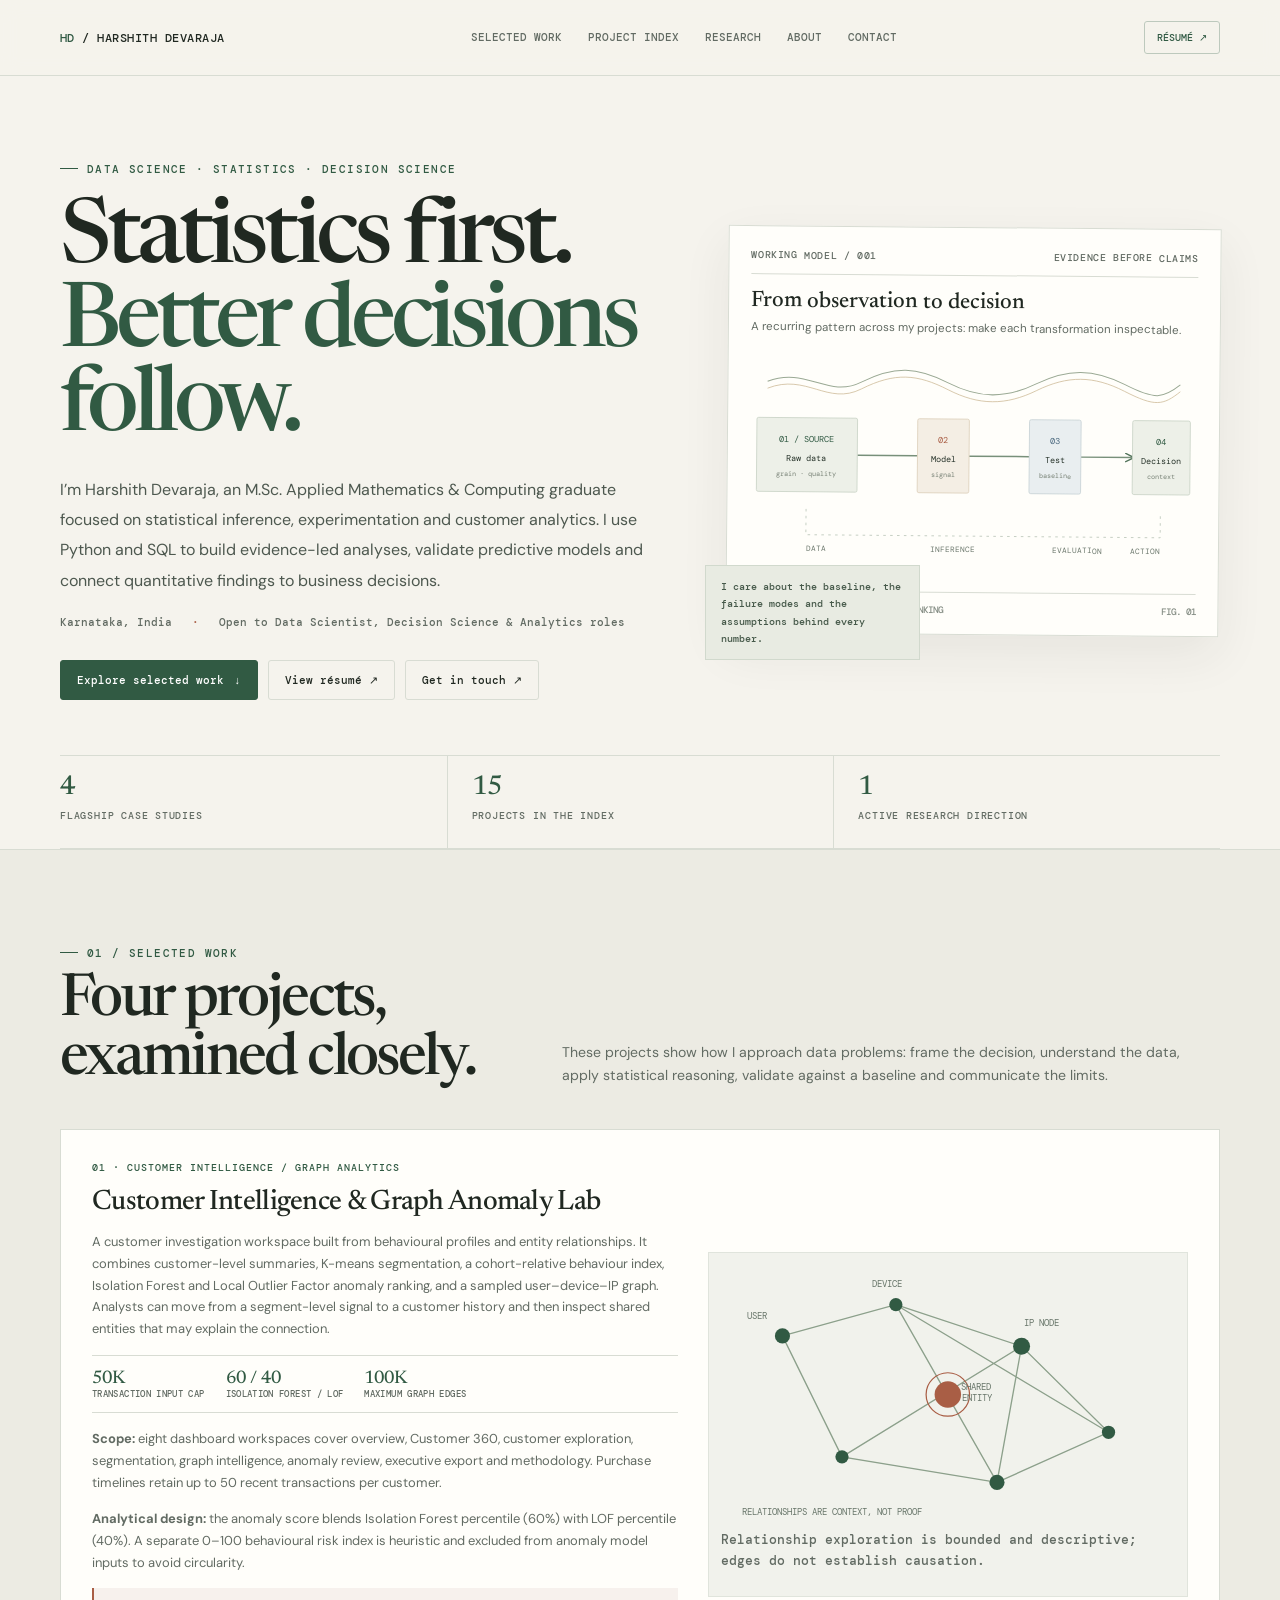
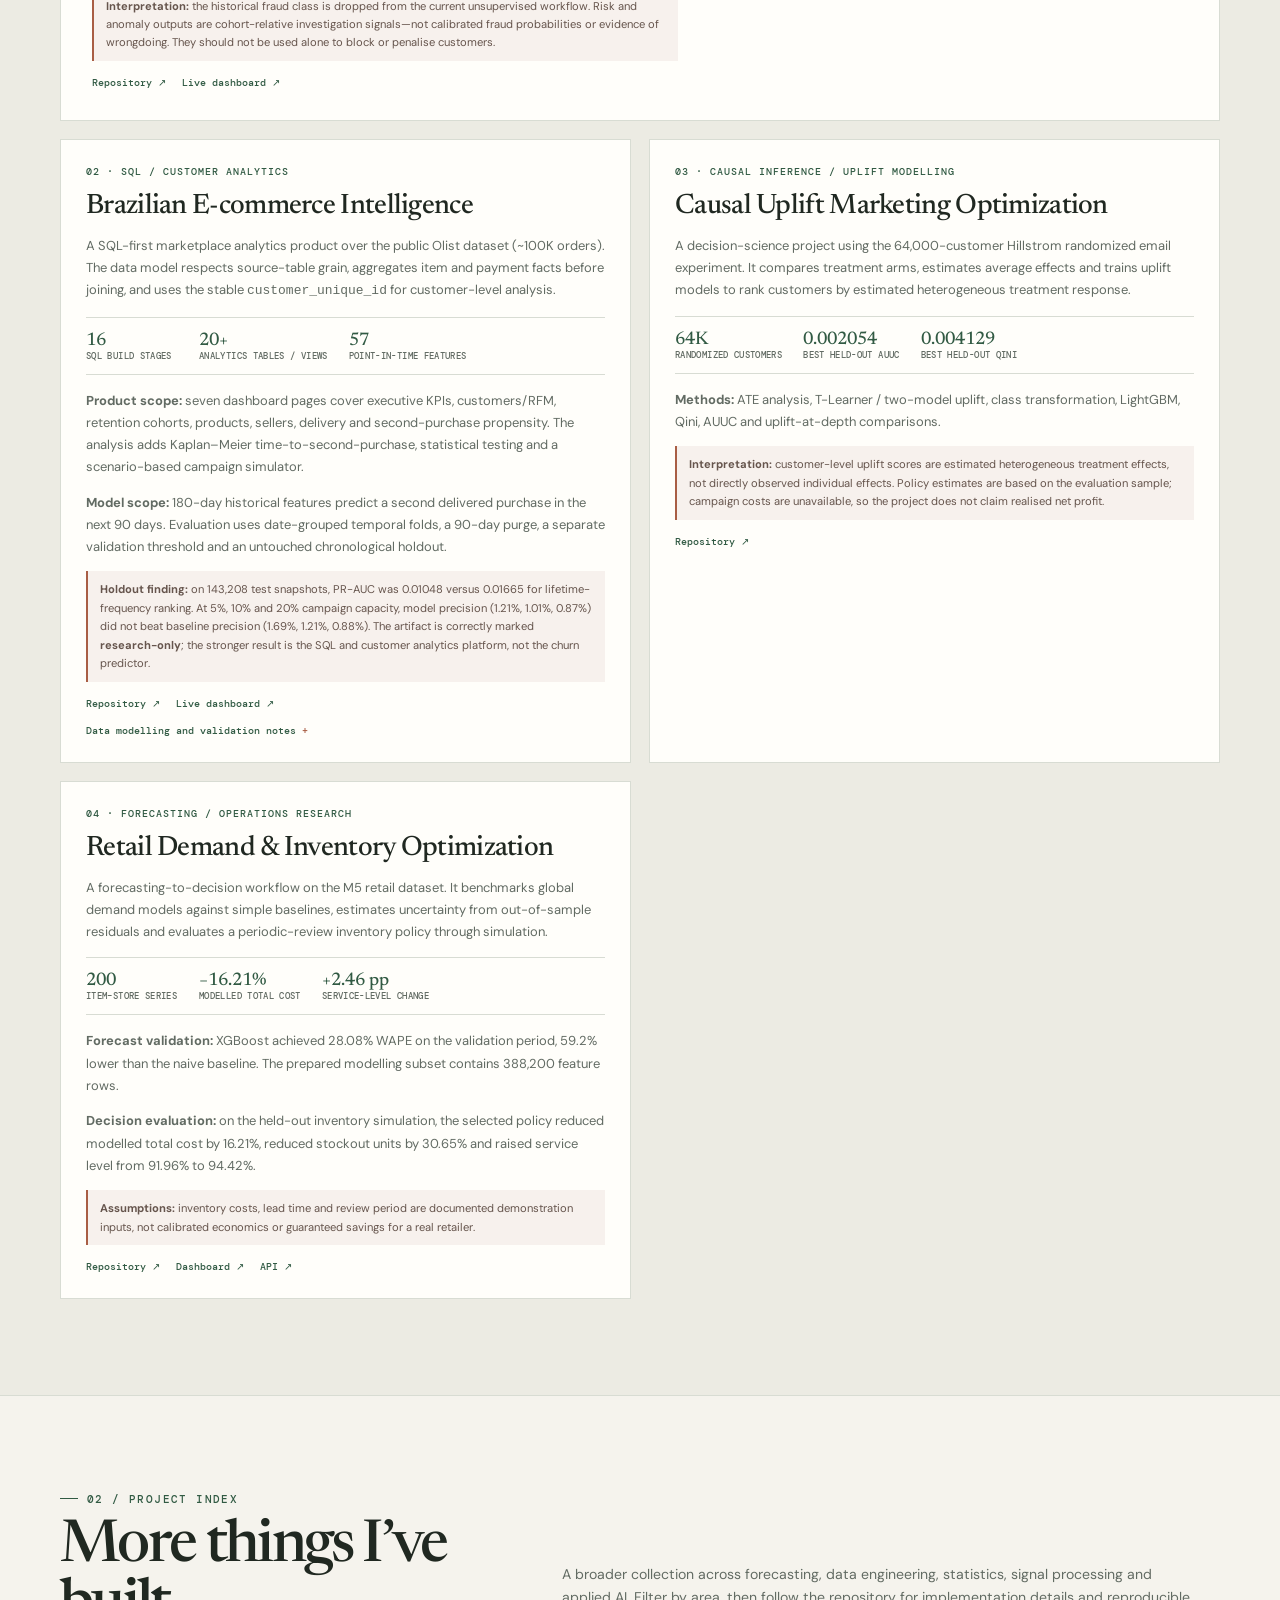
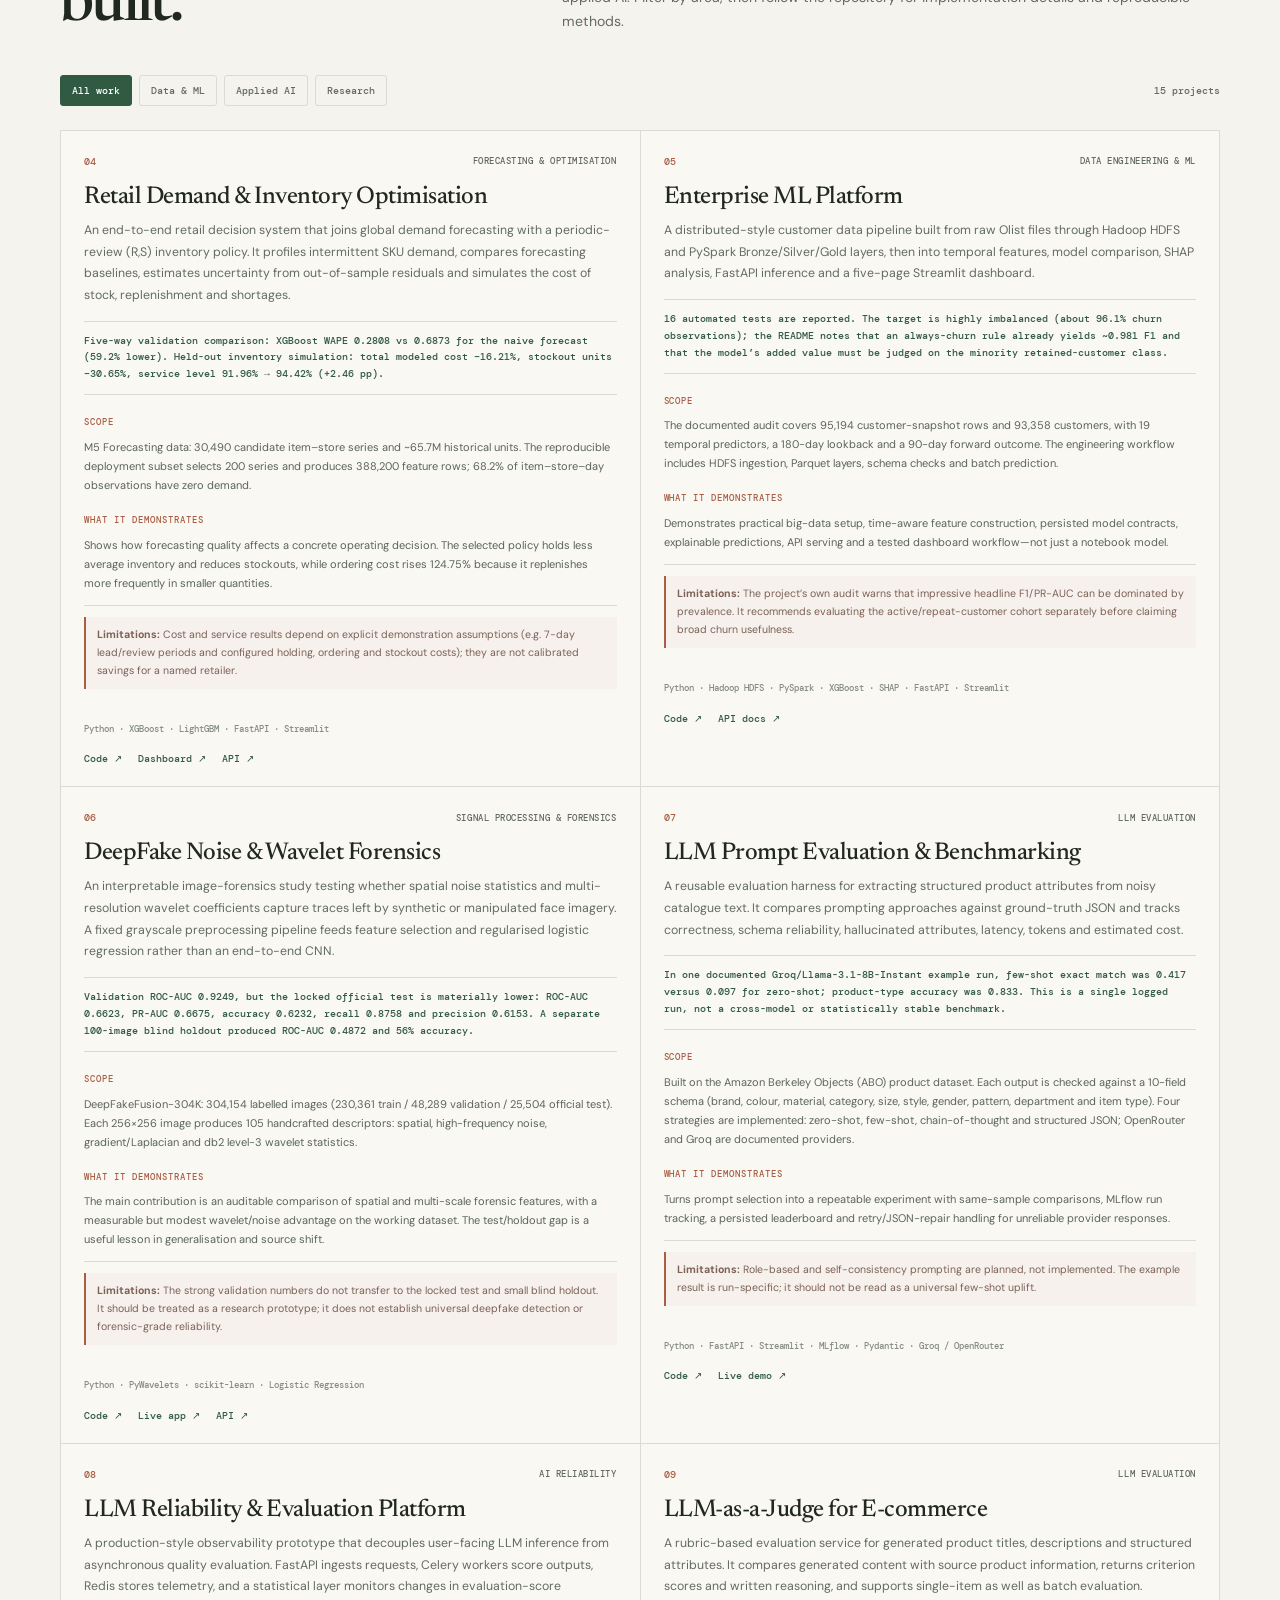
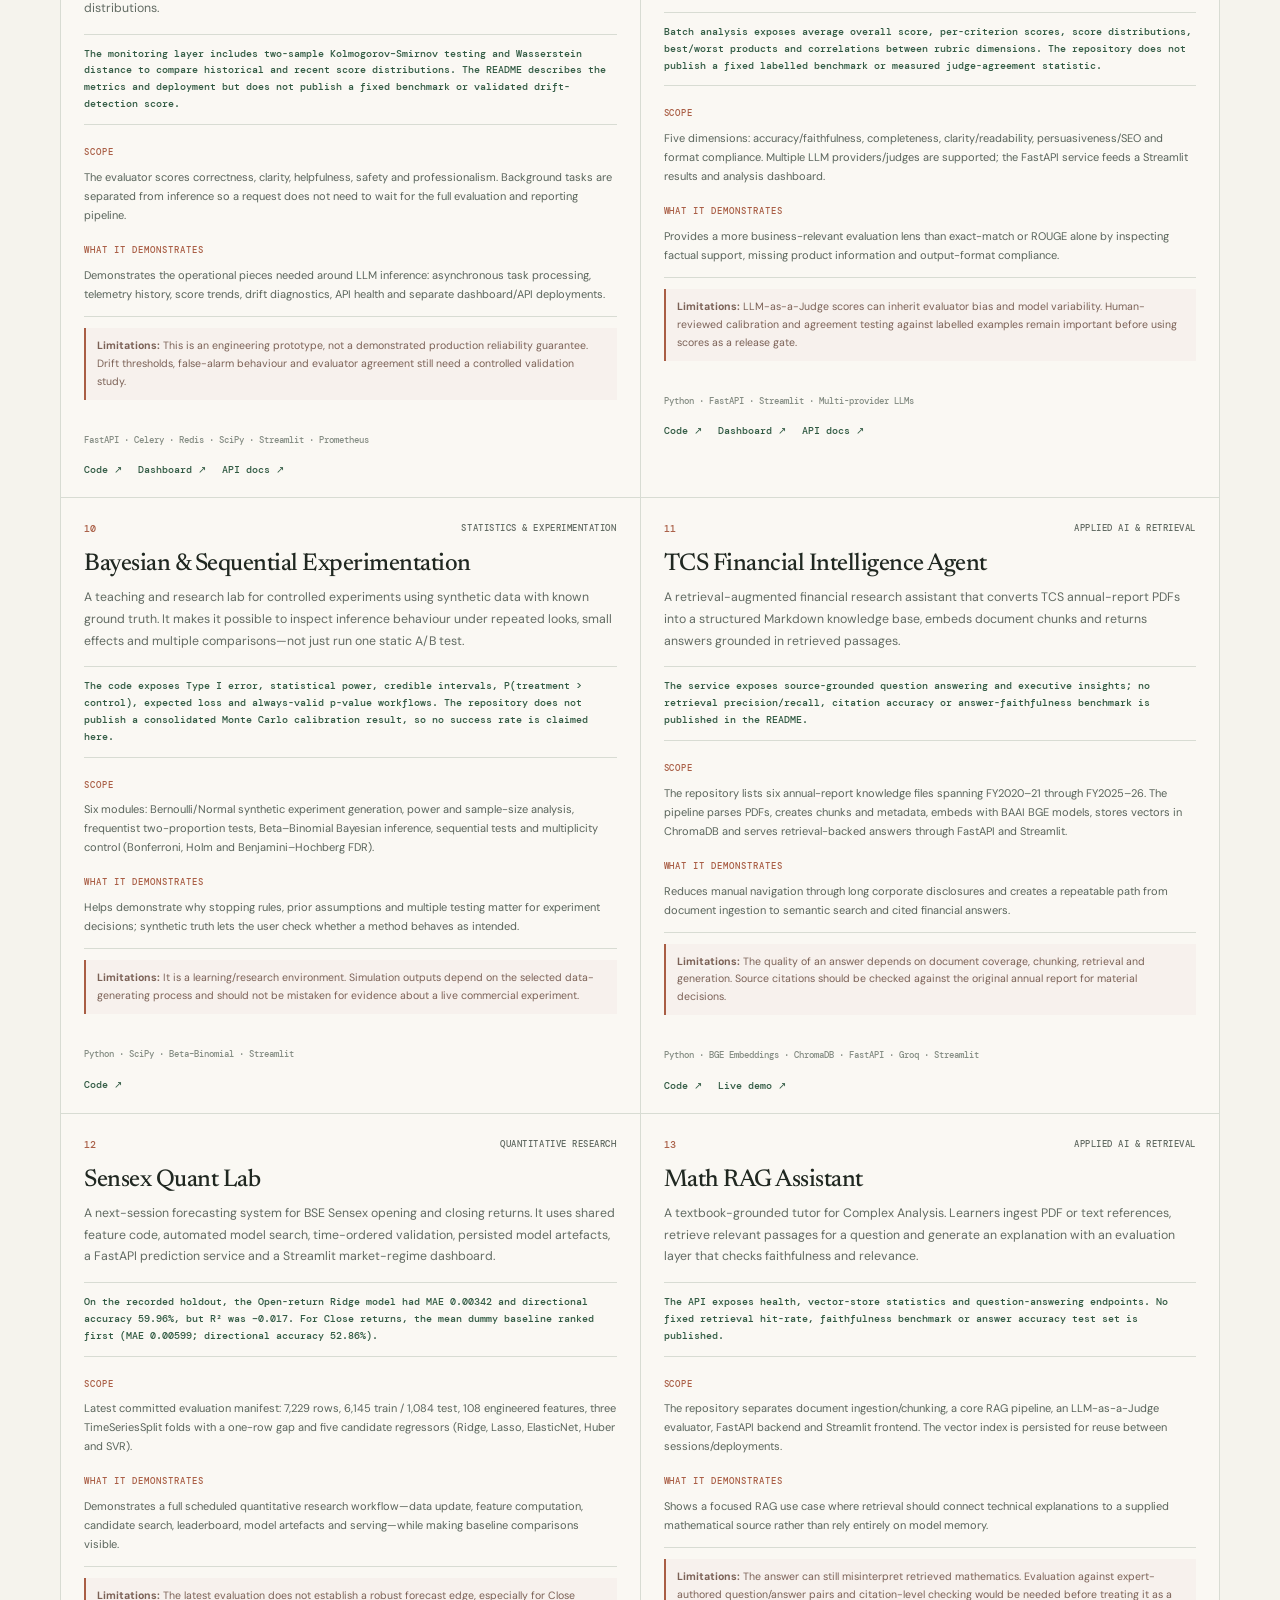
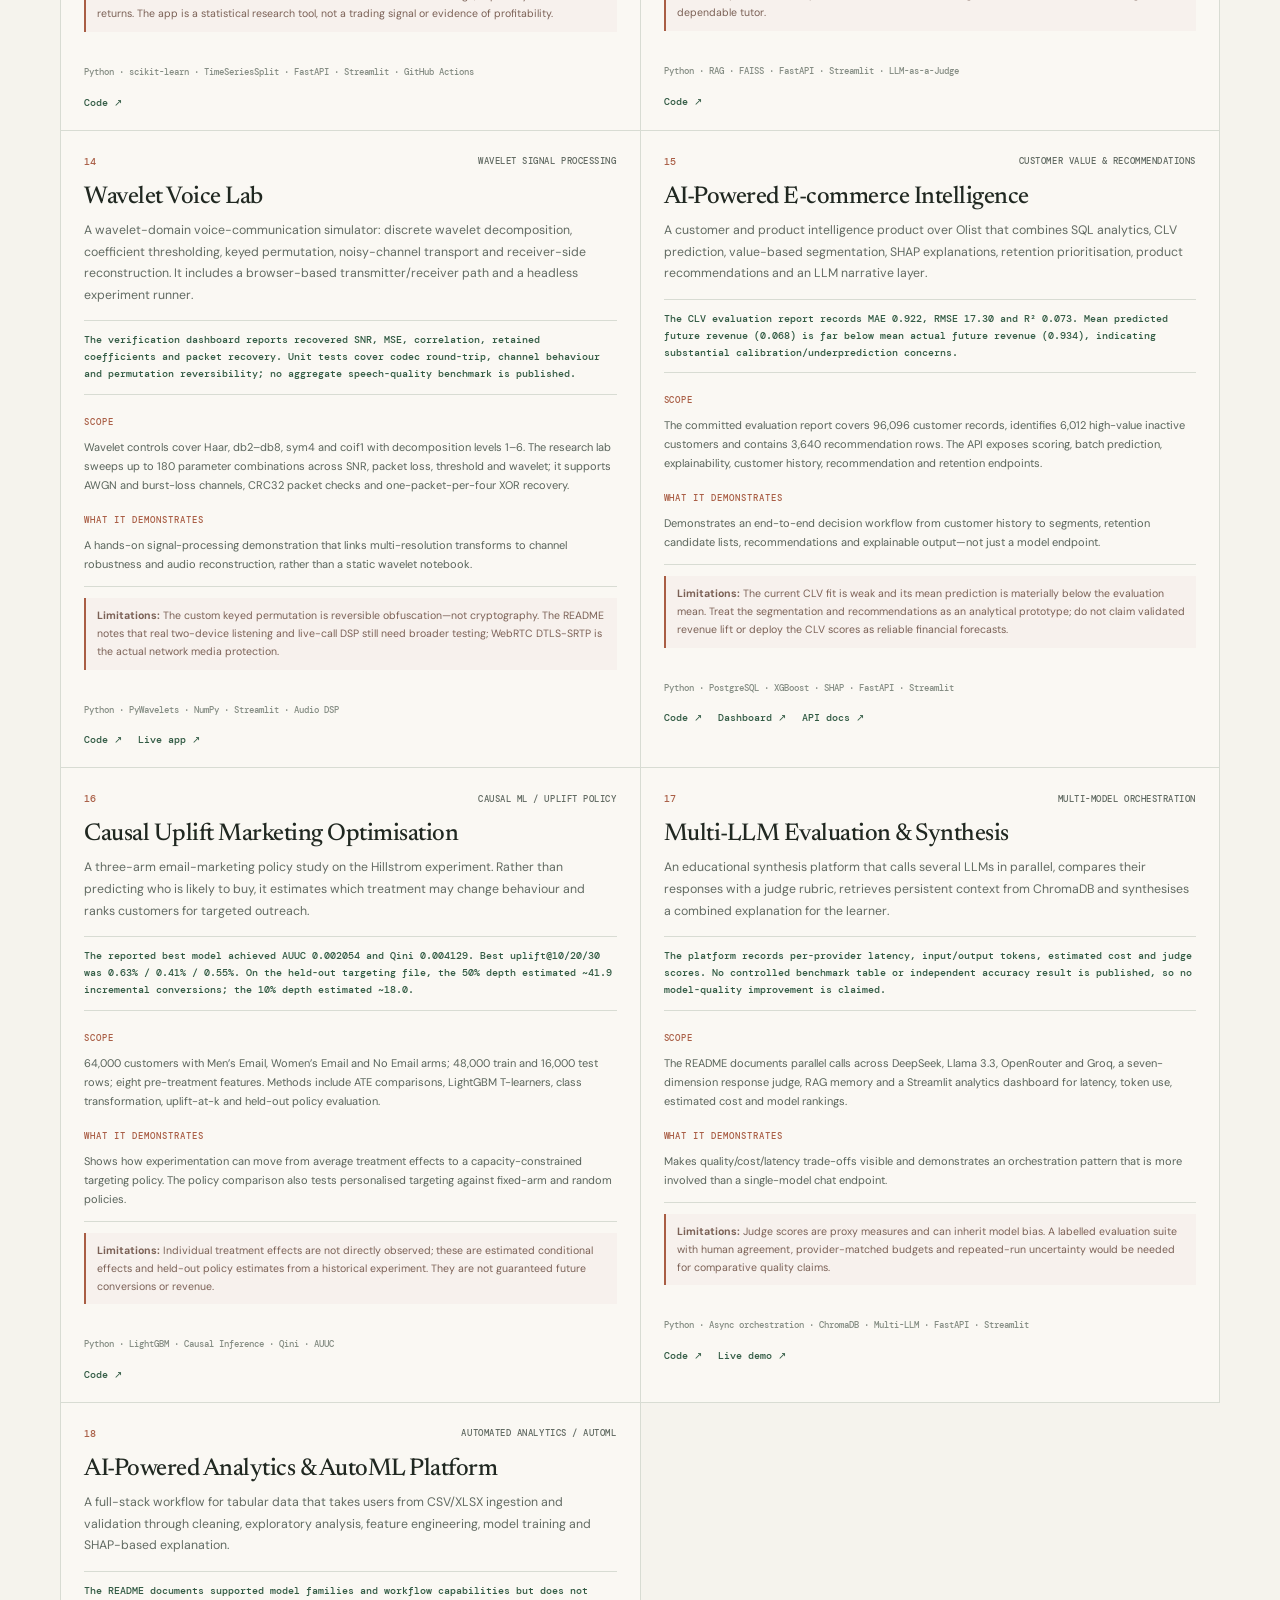
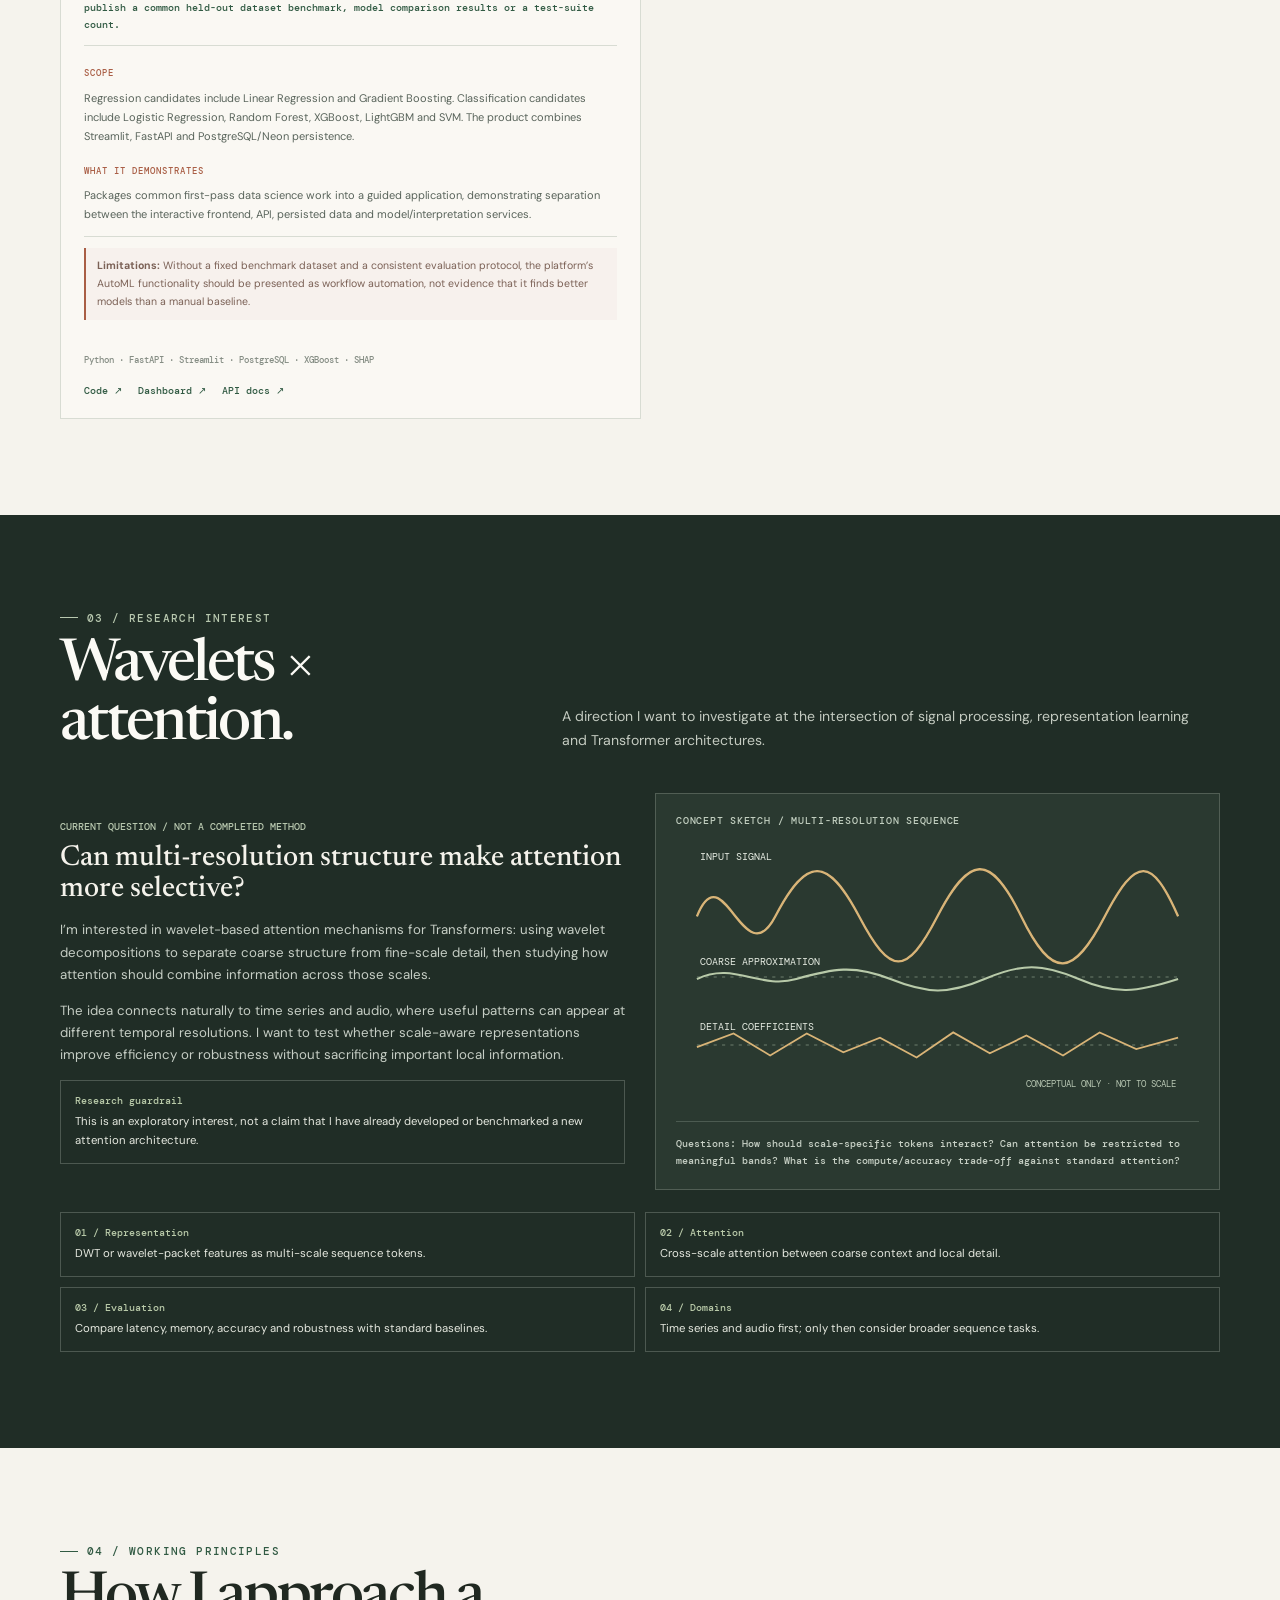
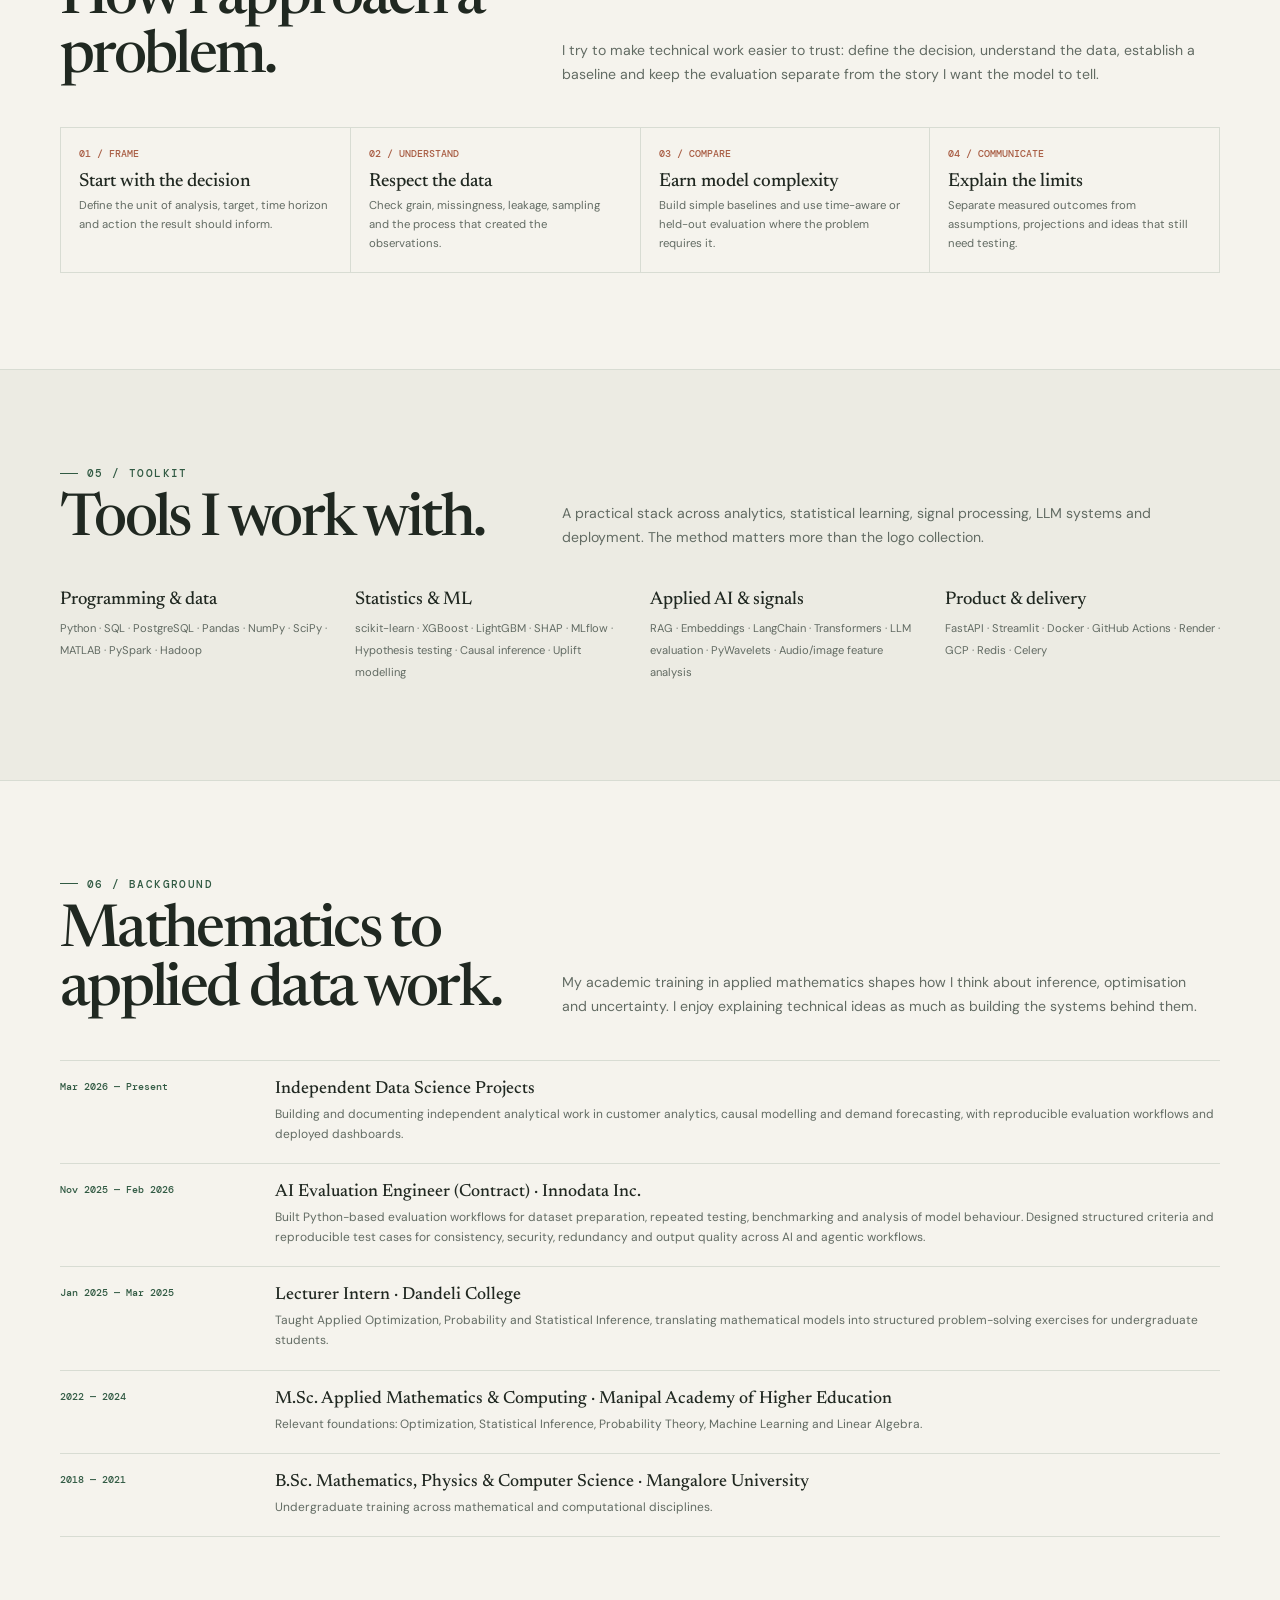
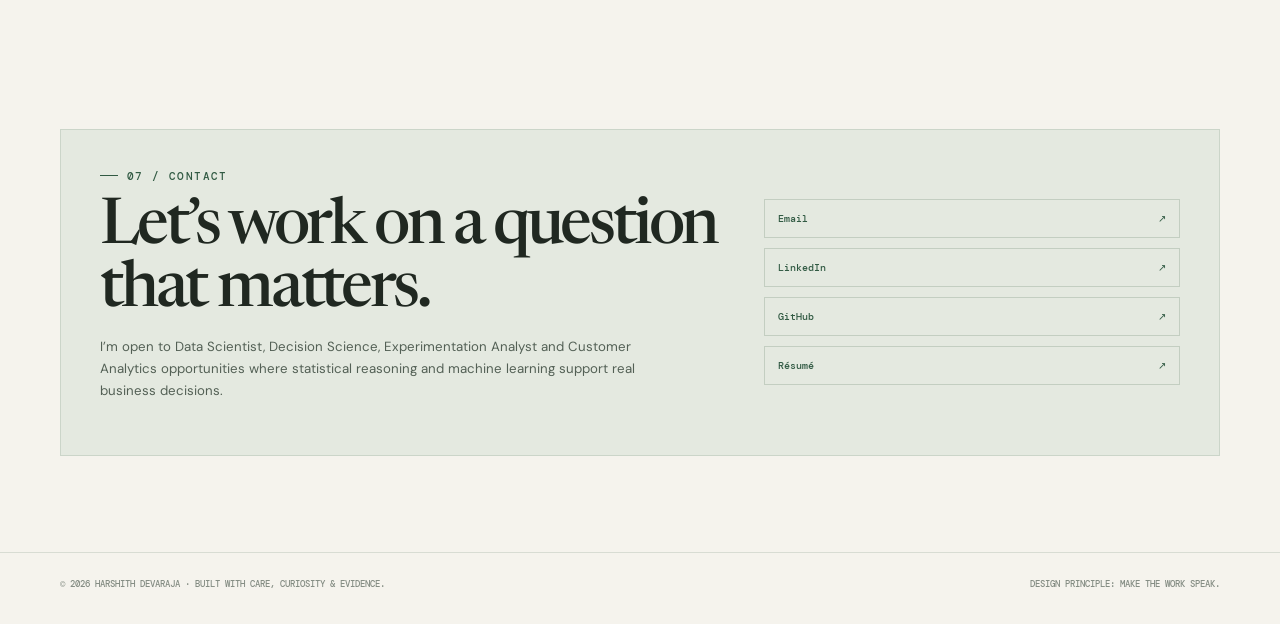
<file: index.html>
<!doctype html>
<html lang="en">
<head>
<meta charset="utf-8">
<meta name="viewport" content="width=device-width,initial-scale=1">
<meta name="description" content="Harshith Devaraja — data science, statistical modelling, experimentation, customer analytics and predictive modelling. Selected projects and quantitative research.">
<meta name="theme-color" content="#f5f3ed">
<link rel="canonical" href="https://harshithpatali.github.io/harshith-portfolio/">
<meta property="og:type" content="website">
<meta property="og:title" content="Harshith Devaraja — Data Science & Statistics">
<meta property="og:description" content="A working portfolio of analytical systems, machine learning experiments and research interests.">
<meta property="og:url" content="https://harshithpatali.github.io/harshith-portfolio/">
<meta property="og:image" content="https://harshithpatali.github.io/harshith-portfolio/og-image.svg">
<meta name="twitter:card" content="summary_large_image">
<title>Harshith Devaraja — Data Science & Statistics</title>
<link rel="icon" href="favicon.svg" type="image/svg+xml">
<link rel="preconnect" href="https://fonts.googleapis.com">
<link rel="preconnect" href="https://fonts.gstatic.com" crossorigin>
<link href="https://fonts.googleapis.com/css2?family=DM+Mono:wght@400;500&family=DM+Sans:wght@400;500;600;700&family=Newsreader:opsz,wght@6..72,400;6..72,500;6..72,600&display=swap" rel="stylesheet">
<style>
:root{
 --paper:#f5f3ed;--surface:#fffefa;--surface-2:#ecebe3;--ink:#202821;--muted:#626b63;--faint:#858d84;
 --line:#d8dcd3;--green:#315a43;--green-2:#52735a;--rust:#a95e45;--blue:#49677e;--gold:#a88542;
 --sans:"DM Sans",Arial,sans-serif;--serif:"Newsreader",Georgia,serif;--mono:"DM Mono",monospace;
 --max:1160px;--shadow:0 18px 50px rgba(36,48,38,.07)
}
*{box-sizing:border-box}
html{scroll-behavior:smooth;scroll-padding-top:88px}
body{margin:0;background:var(--paper);color:var(--ink);font:16px/1.68 var(--sans);-webkit-font-smoothing:antialiased}
a{color:inherit;text-decoration:none}
button{font:inherit}
img,svg{max-width:100%}
::selection{background:#d8e4d6;color:var(--ink)}
.skip{position:absolute;left:-999px;top:8px;background:var(--ink);color:white;padding:9px 13px;z-index:1000}
.skip:focus{left:10px}
.wrap{width:min(var(--max),calc(100% - 48px));margin-inline:auto}
.mono{font-family:var(--mono)}
.eyebrow{font:500 .67rem/1.4 var(--mono);text-transform:uppercase;letter-spacing:.13em;color:var(--green)}
.eyebrow:before{content:"";display:inline-block;width:18px;height:1px;background:currentColor;vertical-align:middle;margin:0 9px 3px 0}
.smallcaps{font:500 .65rem var(--mono);letter-spacing:.11em;text-transform:uppercase;color:var(--muted)}
header{height:76px;position:sticky;top:0;z-index:100;background:rgba(245,243,237,.95);border-bottom:1px solid var(--line);backdrop-filter:blur(10px)}
.nav{height:100%;display:flex;align-items:center;justify-content:space-between;gap:24px}
.wordmark{font:500 .78rem var(--mono);letter-spacing:.04em;white-space:nowrap}
.wordmark b{color:var(--green);font-weight:500}
.navlinks{display:flex;align-items:center;gap:26px}
.navlinks a{font:500 .66rem var(--mono);color:var(--muted);transition:color .18s}
.navlinks a:hover,.navlinks a:focus-visible{color:var(--green)}
.nav-actions{display:flex;align-items:center;gap:10px}
.nav-cv{font:500 .65rem var(--mono);padding:9px 12px;border:1px solid #bdc9bd;border-radius:3px;color:var(--green)}
.menu-toggle{display:none;border:1px solid var(--line);background:transparent;border-radius:3px;padding:8px 10px;color:var(--ink)}
.hero{padding:86px 0 52px;display:grid;grid-template-columns:1.1fr .9fr;gap:64px;align-items:center;min-height:610px}
.hero h1{font:500 clamp(3.5rem,7vw,6.6rem)/.94 var(--serif);letter-spacing:-.055em;margin:22px 0 23px;max-width:770px}
.hero h1 em{font-style:normal;color:var(--green)}
.hero-intro{font-size:1rem;line-height:1.9;color:#4d584f;max-width:680px;margin:0}
.hero-meta{display:flex;flex-wrap:wrap;gap:9px 20px;margin-top:20px;font:500 .66rem var(--mono);color:var(--muted)}
.hero-meta span+span:before{content:"·";margin-right:20px;color:var(--rust)}
.hero-actions{display:flex;gap:10px;flex-wrap:wrap;margin-top:31px}
.button{display:inline-flex;align-items:center;gap:10px;padding:12px 16px;border:1px solid var(--line);border-radius:3px;font:500 .68rem var(--mono);transition:background .18s,border-color .18s}
.button.primary{background:var(--green);border-color:var(--green);color:#fff}
.button:hover{background:#e8ede5;border-color:#9eae9f;color:var(--green)}
.button.primary:hover{background:#244b35;color:#fff}
.hero-art{position:relative;min-width:0}
.diagram-sheet{background:var(--surface);border:1px solid var(--line);box-shadow:var(--shadow);padding:22px 22px 18px;transform:rotate(.5deg)}
.sheet-head{display:flex;justify-content:space-between;gap:16px;border-bottom:1px solid var(--line);padding-bottom:12px;font:500 .62rem var(--mono);color:var(--muted);letter-spacing:.06em;text-transform:uppercase}
.sheet-title{font:500 1.4rem var(--serif);margin:16px 0 5px}
.sheet-sub{font-size:.72rem;color:var(--muted);margin:0 0 15px}
.diagram-svg{display:block;width:100%;height:auto}
.sheet-foot{display:flex;justify-content:space-between;gap:12px;border-top:1px solid var(--line);padding-top:11px;margin-top:6px;font:500 .59rem var(--mono);color:var(--faint)}
.hero-note{position:absolute;left:-22px;bottom:-25px;padding:12px 15px;background:#e8ebe2;border:1px solid #d1d9cd;font:500 .63rem/1.7 var(--mono);color:#46594a;max-width:215px}
.stats{display:grid;grid-template-columns:repeat(3,1fr);border-top:1px solid var(--line);border-bottom:1px solid var(--line);margin:3px auto 0}
.stat{padding:18px 20px 20px 0}
.stat+.stat{border-left:1px solid var(--line);padding-left:24px}
.stat strong{display:block;font:500 1.7rem var(--serif);letter-spacing:-.04em;color:var(--green)}
.stat span{font:500 .62rem var(--mono);text-transform:uppercase;letter-spacing:.08em;color:var(--muted)}
section{padding:96px 0}
.section-heading{display:grid;grid-template-columns:.82fr 1.18fr;gap:45px;align-items:end;margin-bottom:38px}
.section-heading h2{font:500 clamp(2.5rem,4.6vw,4rem)/1 var(--serif);letter-spacing:-.045em;margin:12px 0 0}
.section-heading p{margin:0 0 3px;color:var(--muted);font-size:.88rem;max-width:640px}
.section-index{font:500 .64rem var(--mono);color:var(--rust)}
.featured{background:#ecebe3;border-block:1px solid var(--line)}
.feature-grid{display:grid;grid-template-columns:1fr 1fr;gap:18px}
.feature{background:var(--surface);border:1px solid var(--line);padding:25px;position:relative;min-width:0}
.feature:first-child{grid-column:span 2;display:grid;grid-template-columns:1.1fr .9fr;gap:30px;align-items:center;padding:31px}
.feature-label{font:500 .63rem var(--mono);letter-spacing:.1em;text-transform:uppercase;color:var(--green)}
.feature h3{font:500 1.75rem/1.12 var(--serif);letter-spacing:-.025em;margin:13px 0}
.feature p{font-size:.81rem;color:var(--muted);margin:0 0 13px}
.feature-art{background:#f1f2ec;border:1px solid #e0e4dc;padding:12px}
.feature-art svg{display:block;width:100%;height:auto}
.feature-metrics{display:flex;flex-wrap:wrap;gap:9px 21px;padding:13px 0 12px;margin:15px 0;border-block:1px solid var(--line)}
.feature-metrics div{min-width:92px}
.feature-metrics strong{display:block;font:500 1.15rem var(--serif);color:var(--green)}
.feature-metrics span{display:block;font:500 .56rem var(--mono);letter-spacing:.04em;color:var(--muted);text-transform:uppercase}
.caveat{border-left:2px solid var(--rust);padding:9px 12px;background:#f7f1ed;color:#66554d;font-size:.7rem;line-height:1.65;margin:13px 0}
.feature-links,.project-links{display:flex;flex-wrap:wrap;gap:9px 16px;margin-top:15px}
.feature-links a,.project-links a{font:500 .63rem var(--mono);color:var(--green)}
.feature-links a:hover,.project-links a:hover{text-decoration:underline;text-underline-offset:3px}
.feature details{margin-top:14px}
details summary{cursor:pointer;color:var(--green);font:500 .62rem var(--mono);list-style:none}
details summary::-webkit-details-marker{display:none}
details summary:after{content:" +";color:var(--rust)}
details[open] summary:after{content:" −"}
.detail-text{font-size:.74rem;color:var(--muted);padding:10px 0 0;line-height:1.75}
.library-head{display:flex;align-items:center;justify-content:space-between;gap:20px;margin-bottom:24px}
.filters{display:flex;flex-wrap:wrap;gap:7px}
.filter{border:1px solid var(--line);background:transparent;padding:8px 11px;border-radius:3px;color:var(--muted);font:500 .6rem var(--mono);cursor:pointer}
.filter[aria-pressed="true"]{background:var(--green);border-color:var(--green);color:#fff}
.project-count{font:500 .62rem var(--mono);color:var(--muted);white-space:nowrap}
.project-grid{display:grid;grid-template-columns:repeat(3,1fr);border-top:1px solid var(--line);border-left:1px solid var(--line)}
.project-card{padding:21px 20px 19px;border-right:1px solid var(--line);border-bottom:1px solid var(--line);background:rgba(255,254,250,.55);display:flex;flex-direction:column;min-height:365px}
.project-card[hidden]{display:none}
.project-top{display:flex;justify-content:space-between;gap:12px;align-items:center}
.project-number{font:500 .65rem var(--mono);color:var(--rust)}
.project-category{font:500 .56rem var(--mono);text-transform:uppercase;letter-spacing:.06em;color:var(--muted);text-align:right}
.project-card h3{font:500 1.35rem/1.12 var(--serif);margin:22px 0 10px;letter-spacing:-.02em}
.project-description{font-size:.74rem;color:var(--muted);line-height:1.75;margin:0 0 15px}
.project-evidence{font:500 .61rem/1.6 var(--mono);color:var(--green);padding:9px 0;border-block:1px solid var(--line);margin-top:auto}
.project-impact{font-size:.68rem;line-height:1.7;color:#566057;margin:11px 0}
.project-stack{font:500 .56rem/1.8 var(--mono);color:var(--faint);display:block;margin-top:12px}
.project-bottom{margin-top:auto}
.research{background:#202d26;color:#f4f2eb}
.research .eyebrow,.research .section-index{color:#b8c8af}
.research .section-heading p{color:#c4cbc1}
.research .section-heading h2{color:#fbfaf5}
.research-grid{display:grid;grid-template-columns:1fr 1fr;gap:30px;align-items:center}
.research-copy{max-width:620px}
.research-copy h3{font:500 1.8rem/1.1 var(--serif);margin:10px 0}
.research-copy p{color:#c6cec5;font-size:.83rem}
.research-questions{display:grid;grid-template-columns:1fr 1fr;gap:10px;margin-top:22px}
.question{border:1px solid rgba(233,240,229,.22);padding:13px 14px;font-size:.71rem;color:#e6e9e0}
.question b{display:block;color:#b9caa9;font:500 .62rem var(--mono);margin-bottom:5px}
.research-visual{background:#2a3930;border:1px solid rgba(233,240,229,.2);padding:20px}
.research-visual p{font:500 .6rem var(--mono);color:#c2cfc0;margin:0 0 14px;text-transform:uppercase;letter-spacing:.08em}
.research-note{font:500 .62rem/1.75 var(--mono);color:#c7d0c5;border-top:1px solid rgba(233,240,229,.18);padding-top:13px;margin-top:14px}
.method-grid{display:grid;grid-template-columns:repeat(4,1fr);border-top:1px solid var(--line);border-left:1px solid var(--line)}
.method{padding:19px 18px;border-right:1px solid var(--line);border-bottom:1px solid var(--line)}
.method .num{font:500 .62rem var(--mono);color:var(--rust)}
.method h3{font:500 1.18rem var(--serif);margin:12px 0 5px}
.method p{font-size:.71rem;color:var(--muted);margin:0}
.skills{background:#ecebe3;border-block:1px solid var(--line)}
.skill-grid{display:grid;grid-template-columns:repeat(4,1fr);gap:20px}
.skill h3{font:500 1.15rem var(--serif);margin:0 0 9px}
.skill p{font-size:.7rem;line-height:1.95;color:var(--muted);margin:0}
.timeline{border-top:1px solid var(--line)}
.timeline-row{display:grid;grid-template-columns:190px 1fr;gap:25px;padding:19px 0;border-bottom:1px solid var(--line)}
.timeline-row time{font:500 .63rem var(--mono);color:var(--green)}
.timeline-row h3{font:500 1.1rem var(--serif);margin:0}
.timeline-row p{font-size:.75rem;color:var(--muted);margin:6px 0 0}
.contact-panel{display:grid;grid-template-columns:1.2fr .8fr;gap:40px;align-items:center;background:#e4e9e0;padding:39px;border:1px solid #cbd5c9}
.contact-panel h2{font:500 clamp(2.7rem,5vw,4.7rem)/.98 var(--serif);letter-spacing:-.05em;margin:13px 0}
.contact-panel p{font-size:.83rem;color:#536055;max-width:590px}
.contact-items{display:flex;flex-direction:column;gap:10px}
.contact-items a{padding:12px 13px;border:1px solid #c3cec1;font:500 .65rem var(--mono);color:var(--green);display:flex;justify-content:space-between;gap:15px}
.contact-items a:hover{background:#f5f7f1}
footer{padding:25px 0 35px;border-top:1px solid var(--line);font:500 .58rem var(--mono);color:var(--faint)}
.footer-row{display:flex;justify-content:space-between;gap:20px}
@media(max-width:920px){
 .hero{grid-template-columns:1fr;gap:38px;padding-top:70px}.hero-art{max-width:680px}
 .feature:first-child{grid-template-columns:1fr}.project-grid{grid-template-columns:repeat(2,1fr)}
 .skill-grid{grid-template-columns:repeat(2,1fr)}.method-grid{grid-template-columns:repeat(2,1fr)}
}
@media(max-width:650px){
 .wrap{width:calc(100% - 32px)}header{height:66px}.navlinks{display:none}
 .navlinks.open{display:flex;position:absolute;top:66px;left:0;right:0;padding:20px 24px;background:var(--paper);border-bottom:1px solid var(--line);flex-direction:column;align-items:flex-start;gap:17px}
 .menu-toggle{display:block}.nav-cv{display:none}
 .hero{padding:58px 0 36px;min-height:0}.hero h1{font-size:clamp(3.3rem,16vw,5.2rem)}
 .hero-note{left:8px;bottom:-23px}.stats{grid-template-columns:1fr 1fr}
 .stat:last-child{grid-column:span 2;border-left:0;border-top:1px solid var(--line);padding-left:0}
 section{padding:72px 0}.section-heading{grid-template-columns:1fr;gap:14px;margin-bottom:26px}
 .feature-grid{grid-template-columns:1fr}.feature:first-child{grid-column:auto;padding:22px}
 .feature{padding:20px}.library-head{align-items:flex-start;flex-direction:column}
 .project-grid{grid-template-columns:1fr}.project-card{min-height:0}
 .research-grid{grid-template-columns:1fr}.research-questions{grid-template-columns:1fr}
 .method-grid{grid-template-columns:1fr 1fr}.timeline-row{grid-template-columns:1fr;gap:5px}
 .contact-panel{grid-template-columns:1fr;padding:25px 21px}.footer-row{display:block}.footer-row span{display:block;margin-top:7px}
}
@media(prefers-reduced-motion:reduce){html{scroll-behavior:auto}*,*:before,*:after{transition:none!important;animation:none!important}}

/* Expanded project evidence: scope, evaluation, relevance and limitations */
.feature-detail{font-size:.73rem;line-height:1.72;color:#566057;margin:10px 0}
.visual-caption{font:500 .58rem/1.6 var(--mono);color:#788276;margin:9px 0 0}
.project-grid{grid-template-columns:repeat(2,minmax(0,1fr))}
.project-card{min-height:0;padding:24px 23px 21px}
.project-card h3{font-size:1.52rem;margin:16px 0 9px}
.project-description{font-size:.77rem;line-height:1.76;margin:0 0 14px}
.project-evidence{font:500 .62rem/1.7 var(--mono);padding:11px 0;color:var(--green);margin:0}
.project-facts{display:grid;grid-template-columns:1fr;gap:10px;padding:12px 0;border-bottom:1px solid var(--line)}
.project-fact-label{font:500 .56rem var(--mono);letter-spacing:.11em;color:var(--rust)}
.project-facts p{margin:4px 0 0;font-size:.69rem;line-height:1.72;color:#59645b}
.project-facts p strong{color:var(--ink)}
.project-limit{font-size:.66rem;line-height:1.7;color:#7b6156;background:#f7f1ed;border-left:2px solid var(--rust);padding:9px 11px;margin:11px 0}
.project-bottom{margin-top:9px}
.project-stack{font-size:.57rem}
@media(max-width:920px){.project-grid{grid-template-columns:repeat(2,minmax(0,1fr))}}
@media(max-width:650px){.project-grid{grid-template-columns:1fr}.project-card{padding:20px 17px}.feature-detail{font-size:.71rem}}

</style>
</head>
<body>
<a class="skip" href="#main">Skip to content</a>
<header>
 <div class="wrap nav">
  <a class="wordmark" href="#top"><b>HD</b> / HARSHITH DEVARAJA</a>
  <nav class="navlinks" id="navlinks" aria-label="Primary navigation">
   <a href="#featured">SELECTED WORK</a><a href="#projects">PROJECT INDEX</a><a href="#research">RESEARCH</a><a href="#about">ABOUT</a><a href="#contact">CONTACT</a>
  </nav>
  <div class="nav-actions"><a class="nav-cv" href="resume.html">RÉSUMÉ ↗</a><button class="menu-toggle" id="menuToggle" aria-label="Open navigation" aria-expanded="false">MENU</button></div>
 </div>
</header>
<main id="main">
<section class="hero wrap" id="top">
 <div>
  <div class="eyebrow">Data science · Statistics · Decision science</div>
  <h1>Statistics first. <em>Better decisions follow.</em></h1>
  <p class="hero-intro">I’m Harshith Devaraja, an M.Sc. Applied Mathematics &amp; Computing graduate focused on statistical inference, experimentation and customer analytics. I use Python and SQL to build evidence-led analyses, validate predictive models and connect quantitative findings to business decisions.</p>
  <div class="hero-meta"><span>Karnataka, India</span><span>Open to Data Scientist, Decision Science &amp; Analytics roles</span></div>
  <div class="hero-actions"><a class="button primary" href="#featured">Explore selected work <span>↓</span></a><a class="button" href="resume.html">View résumé ↗</a><a class="button" href="mailto:harshikollur302@gmail.com">Get in touch ↗</a></div>
 </div>
 <div class="hero-art" aria-label="A diagram illustrating the portfolio's approach from raw data to decisions">
  <div class="diagram-sheet">
   <div class="sheet-head"><span>Working model / 001</span><span>Evidence before claims</span></div>
   <h2 class="sheet-title">From observation to decision</h2>
   <p class="sheet-sub">A recurring pattern across my projects: make each transformation inspectable.</p>
   <svg class="diagram-svg" viewBox="0 0 520 270" role="img" aria-label="Flow diagram of source data, inference, validation and decision">
    <defs><marker id="arrow" markerWidth="7" markerHeight="7" refX="5" refY="3" orient="auto"><path d="M0 0 L6 3 L0 6" fill="none" stroke="#53745b" stroke-width="1"/></marker></defs>
    <path d="M125 120 H195 M255 120 H325 M385 120 H445" fill="none" stroke="#78907a" stroke-width="1.7" marker-end="url(#arrow)"/>
    <g font-family="DM Mono,monospace" font-size="10" text-anchor="middle">
      <rect x="8" y="77" width="117" height="86" rx="2" fill="#edf0e8" stroke="#cbd5c8"/><text x="66" y="105" fill="#315a43">01 / SOURCE</text><text x="66" y="127" fill="#28342b">Raw data</text><text x="66" y="145" fill="#788276" font-size="8">grain · quality</text>
      <rect x="195" y="77" width="60" height="86" rx="2" fill="#f4eee4" stroke="#ded1bc"/><text x="225" y="105" fill="#a95e45">02</text><text x="225" y="127" fill="#28342b">Model</text><text x="225" y="145" fill="#788276" font-size="8">signal</text>
      <rect x="325" y="77" width="60" height="86" rx="2" fill="#e9eef0" stroke="#c9d3d7"/><text x="355" y="105" fill="#49677e">03</text><text x="355" y="127" fill="#28342b">Test</text><text x="355" y="145" fill="#788276" font-size="8">baseline</text>
      <rect x="445" y="77" width="67" height="86" rx="2" fill="#edf0e8" stroke="#cbd5c8"/><text x="478" y="105" fill="#315a43">04</text><text x="478" y="127" fill="#28342b">Decision</text><text x="478" y="145" fill="#788276" font-size="8">context</text>
    </g>
    <path d="M66 183 V213 H478 V183" stroke="#bdc8bb" fill="none" stroke-dasharray="3 5"/>
    <g fill="#6b776c" font-family="DM Mono,monospace" font-size="9"><text x="66" y="232">DATA</text><text x="210" y="232">INFERENCE</text><text x="352" y="232">EVALUATION</text><text x="478" y="232" text-anchor="end">ACTION</text></g>
    <path d="M20 35 C65 17 90 55 129 35 S194 17 230 35 S297 53 333 35 S399 17 435 35 S480 51 500 35" fill="none" stroke="#9aa994" stroke-width="1.2"/>
    <path d="M20 43 C65 25 90 63 129 43 S194 25 230 43 S297 61 333 43 S399 25 435 43 S480 59 500 43" fill="none" stroke="#c6b08a" stroke-width=".8"/>
   </svg>
   <div class="sheet-foot"><span>STATISTICS / SYSTEMS / PRODUCT THINKING</span><span>FIG. 01</span></div>
  </div>
  <div class="hero-note">I care about the baseline, the failure modes and the assumptions behind every number.</div>
 </div>
</section>
<div class="wrap stats" aria-label="Portfolio summary">
 <div class="stat"><strong>4</strong><span>Flagship case studies</span></div>
 <div class="stat"><strong>15</strong><span>Projects in the index</span></div>
 <div class="stat"><strong>1</strong><span>Active research direction</span></div>
</div>

<section id="featured" class="featured">
 <div class="wrap">
  <div class="section-heading">
   <div><div class="eyebrow">01 / Selected work</div><h2>Four projects, examined closely.</h2></div>
   <p>These projects show how I approach data problems: frame the decision, understand the data, apply statistical reasoning, validate against a baseline and communicate the limits.</p>
  </div>
  <div class="feature-grid">
 <article class="feature">
  <div>
   <div class="feature-label">01 · Customer intelligence / graph analytics</div>
   <h3>Customer Intelligence &amp; Graph Anomaly Lab</h3>
   <p>A customer investigation workspace built from behavioural profiles and entity relationships. It combines customer-level summaries, K-means segmentation, a cohort-relative behaviour index, Isolation Forest and Local Outlier Factor anomaly ranking, and a sampled user–device–IP graph. Analysts can move from a segment-level signal to a customer history and then inspect shared entities that may explain the connection.</p>
   <div class="feature-metrics">
    <div><strong>50K</strong><span>Transaction input cap</span></div>
    <div><strong>60 / 40</strong><span>Isolation Forest / LOF</span></div>
    <div><strong>100K</strong><span>Maximum graph edges</span></div>
   </div>
   <p class="feature-detail"><b>Scope:</b> eight dashboard workspaces cover overview, Customer 360, customer exploration, segmentation, graph intelligence, anomaly review, executive export and methodology. Purchase timelines retain up to 50 recent transactions per customer.</p>
   <p class="feature-detail"><b>Analytical design:</b> the anomaly score blends Isolation Forest percentile (60%) with LOF percentile (40%). A separate 0–100 behavioural risk index is heuristic and excluded from anomaly model inputs to avoid circularity.</p>
   <div class="caveat"><b>Interpretation:</b> the historical fraud class is dropped from the current unsupervised workflow. Risk and anomaly outputs are cohort-relative investigation signals—not calibrated fraud probabilities or evidence of wrongdoing. They should not be used alone to block or penalise customers.</div>
   <div class="feature-links"><a href="https://github.com/Harshithpatali/Graph-anomaly-supervised-neural-prediction" target="_blank" rel="noopener noreferrer">Repository ↗</a><a href="https://graph-anomaly-supervised-neural-prediction-v1.streamlit.app/" target="_blank" rel="noopener noreferrer">Live dashboard ↗</a></div>
  </div>
  <div class="feature-art">
   <svg viewBox="0 0 480 280" role="img" aria-label="Illustrative user device and IP graph showing shared entities">
    <g stroke="#8ca08b" stroke-width="1.4" fill="none"><path d="M65 75 L185 42 L318 86 L410 177 L292 230 L128 203 L65 75 M185 42 L292 230 M65 75 L128 203 M318 86 L128 203 M410 177 L185 42 M318 86 L292 230 M185 42 L318 86"/></g>
    <g fill="#315a43"><circle cx="65" cy="75" r="8"/><circle cx="185" cy="42" r="7"/><circle cx="318" cy="86" r="9"/><circle cx="410" cy="177" r="7"/><circle cx="292" cy="230" r="8"/><circle cx="128" cy="203" r="7"/></g>
    <g fill="#a95e45"><circle cx="240" cy="137" r="14"/><circle cx="240" cy="137" r="23" fill="none" stroke="#a95e45" stroke-width="1.3"/></g>
    <g fill="#68766a" font-family="DM Mono,monospace" font-size="10"><text x="28" y="57">USER</text><text x="160" y="23">DEVICE</text><text x="321" y="65">IP NODE</text><text x="254" y="132">SHARED</text><text x="255" y="144">ENTITY</text><text x="22" y="265">RELATIONSHIPS ARE CONTEXT, NOT PROOF</text></g>
   </svg>
   <p class="visual-caption">Relationship exploration is bounded and descriptive; edges do not establish causation.</p>
  </div>
 </article>
 <article class="feature">
  <div>
   <div class="feature-label">02 · SQL / customer analytics</div>
   <h3>Brazilian E-commerce Intelligence</h3>
   <p>A SQL-first marketplace analytics product over the public Olist dataset (~100K orders). The data model respects source-table grain, aggregates item and payment facts before joining, and uses the stable <code>customer_unique_id</code> for customer-level analysis.</p>
   <div class="feature-metrics">
    <div><strong>16</strong><span>SQL build stages</span></div><div><strong>20+</strong><span>Analytics tables / views</span></div><div><strong>57</strong><span>Point-in-time features</span></div>
   </div>
   <p class="feature-detail"><b>Product scope:</b> seven dashboard pages cover executive KPIs, customers/RFM, retention cohorts, products, sellers, delivery and second-purchase propensity. The analysis adds Kaplan–Meier time-to-second-purchase, statistical testing and a scenario-based campaign simulator.</p>
   <p class="feature-detail"><b>Model scope:</b> 180-day historical features predict a second delivered purchase in the next 90 days. Evaluation uses date-grouped temporal folds, a 90-day purge, a separate validation threshold and an untouched chronological holdout.</p>
   <div class="caveat"><b>Holdout finding:</b> on 143,208 test snapshots, PR-AUC was 0.01048 versus 0.01665 for lifetime-frequency ranking. At 5%, 10% and 20% campaign capacity, model precision (1.21%, 1.01%, 0.87%) did not beat baseline precision (1.69%, 1.21%, 0.88%). The artifact is correctly marked <b>research-only</b>; the stronger result is the SQL and customer analytics platform, not the churn predictor.</div>
   <div class="feature-links"><a href="https://github.com/Harshithpatali/brazilian-ecommerce-data-science" target="_blank" rel="noopener noreferrer">Repository ↗</a><a href="https://olist-ecommerce-ds.streamlit.app/" target="_blank" rel="noopener noreferrer">Live dashboard ↗</a></div>
   <details><summary>Data modelling and validation notes</summary><p class="detail-text">The 16 SQL stages include source profiling, data quality, order-grain modelling, KPIs, customer analytics, cohort retention, product/seller/delivery analysis, statistical analysis, point-in-time features, reporting and validation. Item and payment rows are aggregated separately to prevent many-to-many multiplication. Customer-level validation checks timestamp availability, target recomputation, snapshot uniqueness and label-window completeness.</p></details>
  </div>
 </article>
 <article class="feature">
  <div>
   <div class="feature-label">03 · Causal inference / uplift modelling</div>
   <h3>Causal Uplift Marketing Optimization</h3>
   <p>A decision-science project using the 64,000-customer Hillstrom randomized email experiment. It compares treatment arms, estimates average effects and trains uplift models to rank customers by estimated heterogeneous treatment response.</p>
   <div class="feature-metrics">
    <div><strong>64K</strong><span>Randomized customers</span></div>
    <div><strong>0.002054</strong><span>Best held-out AUUC</span></div>
    <div><strong>0.004129</strong><span>Best held-out Qini</span></div>
   </div>
   <p class="feature-detail"><b>Methods:</b> ATE analysis, T-Learner / two-model uplift, class transformation, LightGBM, Qini, AUUC and uplift-at-depth comparisons.</p>
   <div class="caveat"><b>Interpretation:</b> customer-level uplift scores are estimated heterogeneous treatment effects, not directly observed individual effects. Policy estimates are based on the evaluation sample; campaign costs are unavailable, so the project does not claim realised net profit.</div>
   <div class="feature-links"><a href="https://github.com/Harshithpatali/causal-uplift-marketing-optimization" target="_blank" rel="noopener noreferrer">Repository ↗</a></div>
  </div>
 </article>
 <article class="feature">
  <div>
   <div class="feature-label">04 · Forecasting / operations research</div>
   <h3>Retail Demand &amp; Inventory Optimization</h3>
   <p>A forecasting-to-decision workflow on the M5 retail dataset. It benchmarks global demand models against simple baselines, estimates uncertainty from out-of-sample residuals and evaluates a periodic-review inventory policy through simulation.</p>
   <div class="feature-metrics">
    <div><strong>200</strong><span>Item–store series</span></div>
    <div><strong>−16.21%</strong><span>Modelled total cost</span></div>
    <div><strong>+2.46 pp</strong><span>Service-level change</span></div>
   </div>
   <p class="feature-detail"><b>Forecast validation:</b> XGBoost achieved 28.08% WAPE on the validation period, 59.2% lower than the naive baseline. The prepared modelling subset contains 388,200 feature rows.</p>
   <p class="feature-detail"><b>Decision evaluation:</b> on the held-out inventory simulation, the selected policy reduced modelled total cost by 16.21%, reduced stockout units by 30.65% and raised service level from 91.96% to 94.42%.</p>
   <div class="caveat"><b>Assumptions:</b> inventory costs, lead time and review period are documented demonstration inputs, not calibrated economics or guaranteed savings for a real retailer.</div>
   <div class="feature-links"><a href="https://github.com/Harshithpatali/retail-demand-inventory-optimization" target="_blank" rel="noopener noreferrer">Repository ↗</a><a href="https://retail-demand-inventory-optimization-v1.streamlit.app/" target="_blank" rel="noopener noreferrer">Dashboard ↗</a><a href="https://retail-demand-inventory-optimization.onrender.com/" target="_blank" rel="noopener noreferrer">API ↗</a></div>
  </div>
 </article>
</div>
 </div>
</section>

<section id="projects">
 <div class="wrap">
  <div class="section-heading">
   <div><div class="eyebrow">02 / Project index</div><h2>More things I’ve built.</h2></div>
   <p>A broader collection across forecasting, data engineering, statistics, signal processing and applied AI. Filter by area, then follow the repository for implementation details and reproducible methods.</p>
  </div>
  <div class="library-head">
   <div class="filters" role="group" aria-label="Filter projects">
    <button class="filter" data-filter="all" aria-pressed="true">All work</button>
    <button class="filter" data-filter="data" aria-pressed="false">Data &amp; ML</button>
    <button class="filter" data-filter="ai" aria-pressed="false">Applied AI</button>
    <button class="filter" data-filter="research" aria-pressed="false">Research</button>
   </div>
   <div class="project-count" id="projectCount" aria-live="polite">15 projects</div>
  </div>
  <div class="project-grid" id="projectGrid">

<article class="project-card" data-category="data">
 <div class="project-top"><span class="project-number">04</span><span class="project-category">Forecasting & optimisation</span></div>
 <h3>Retail Demand & Inventory Optimisation</h3>
 <p class="project-description">An end-to-end retail decision system that joins global demand forecasting with a periodic-review (R,S) inventory policy. It profiles intermittent SKU demand, compares forecasting baselines, estimates uncertainty from out-of-sample residuals and simulates the cost of stock, replenishment and shortages.</p>
 <div class="project-evidence"><span>Five-way validation comparison: XGBoost WAPE 0.2808 vs 0.6873 for the naive forecast (59.2% lower). Held-out inventory simulation: total modeled cost −16.21%, stockout units −30.65%, service level 91.96% → 94.42% (+2.46 pp).</span></div>
 <div class="project-facts">
  <div><span class="project-fact-label">SCOPE</span><p>M5 Forecasting data: 30,490 candidate item–store series and ~65.7M historical units. The reproducible deployment subset selects 200 series and produces 388,200 feature rows; 68.2% of item–store–day observations have zero demand.</p></div>
  <div><span class="project-fact-label">WHAT IT DEMONSTRATES</span><p>Shows how forecasting quality affects a concrete operating decision. The selected policy holds less average inventory and reduces stockouts, while ordering cost rises 124.75% because it replenishes more frequently in smaller quantities.</p></div>
 </div>
 <p class="project-limit"><b>Limitations:</b> Cost and service results depend on explicit demonstration assumptions (e.g. 7-day lead/review periods and configured holding, ordering and stockout costs); they are not calibrated savings for a named retailer.</p>
 <div class="project-bottom"><span class="project-stack">Python · XGBoost · LightGBM · FastAPI · Streamlit</span><div class="project-links"><a href="https://github.com/Harshithpatali/retail-demand-inventory-optimization" target="_blank" rel="noopener noreferrer">Code ↗</a><a href="https://retail-demand-inventory-optimization-v1.streamlit.app/" target="_blank" rel="noopener noreferrer">Dashboard ↗</a><a href="https://retail-demand-inventory-optimization.onrender.com/" target="_blank" rel="noopener noreferrer">API ↗</a></div></div>
</article>

<article class="project-card" data-category="data">
 <div class="project-top"><span class="project-number">05</span><span class="project-category">Data engineering & ML</span></div>
 <h3>Enterprise ML Platform</h3>
 <p class="project-description">A distributed-style customer data pipeline built from raw Olist files through Hadoop HDFS and PySpark Bronze/Silver/Gold layers, then into temporal features, model comparison, SHAP analysis, FastAPI inference and a five-page Streamlit dashboard.</p>
 <div class="project-evidence"><span>16 automated tests are reported. The target is highly imbalanced (about 96.1% churn observations); the README notes that an always-churn rule already yields ~0.981 F1 and that the model’s added value must be judged on the minority retained-customer class.</span></div>
 <div class="project-facts">
  <div><span class="project-fact-label">SCOPE</span><p>The documented audit covers 95,194 customer-snapshot rows and 93,358 customers, with 19 temporal predictors, a 180-day lookback and a 90-day forward outcome. The engineering workflow includes HDFS ingestion, Parquet layers, schema checks and batch prediction.</p></div>
  <div><span class="project-fact-label">WHAT IT DEMONSTRATES</span><p>Demonstrates practical big-data setup, time-aware feature construction, persisted model contracts, explainable predictions, API serving and a tested dashboard workflow—not just a notebook model.</p></div>
 </div>
 <p class="project-limit"><b>Limitations:</b> The project’s own audit warns that impressive headline F1/PR-AUC can be dominated by prevalence. It recommends evaluating the active/repeat-customer cohort separately before claiming broad churn usefulness.</p>
 <div class="project-bottom"><span class="project-stack">Python · Hadoop HDFS · PySpark · XGBoost · SHAP · FastAPI · Streamlit</span><div class="project-links"><a href="https://github.com/Harshithpatali/enterprise-ml-platform" target="_blank" rel="noopener noreferrer">Code ↗</a><a href="https://enterprise-ml-platform.onrender.com/docs" target="_blank" rel="noopener noreferrer">API docs ↗</a></div></div>
</article>

<article class="project-card" data-category="research">
 <div class="project-top"><span class="project-number">06</span><span class="project-category">Signal processing & forensics</span></div>
 <h3>DeepFake Noise & Wavelet Forensics</h3>
 <p class="project-description">An interpretable image-forensics study testing whether spatial noise statistics and multi-resolution wavelet coefficients capture traces left by synthetic or manipulated face imagery. A fixed grayscale preprocessing pipeline feeds feature selection and regularised logistic regression rather than an end-to-end CNN.</p>
 <div class="project-evidence"><span>Validation ROC-AUC 0.9249, but the locked official test is materially lower: ROC-AUC 0.6623, PR-AUC 0.6675, accuracy 0.6232, recall 0.8758 and precision 0.6153. A separate 100-image blind holdout produced ROC-AUC 0.4872 and 56% accuracy.</span></div>
 <div class="project-facts">
  <div><span class="project-fact-label">SCOPE</span><p>DeepFakeFusion-304K: 304,154 labelled images (230,361 train / 48,289 validation / 25,504 official test). Each 256×256 image produces 105 handcrafted descriptors: spatial, high-frequency noise, gradient/Laplacian and db2 level-3 wavelet statistics.</p></div>
  <div><span class="project-fact-label">WHAT IT DEMONSTRATES</span><p>The main contribution is an auditable comparison of spatial and multi-scale forensic features, with a measurable but modest wavelet/noise advantage on the working dataset. The test/holdout gap is a useful lesson in generalisation and source shift.</p></div>
 </div>
 <p class="project-limit"><b>Limitations:</b> The strong validation numbers do not transfer to the locked test and small blind holdout. It should be treated as a research prototype; it does not establish universal deepfake detection or forensic-grade reliability.</p>
 <div class="project-bottom"><span class="project-stack">Python · PyWavelets · scikit-learn · Logistic Regression</span><div class="project-links"><a href="https://github.com/Harshithpatali/deepfake-noise-wavelet-ml" target="_blank" rel="noopener noreferrer">Code ↗</a><a href="https://deepfake-noise-wavelet-ml-hd.streamlit.app/" target="_blank" rel="noopener noreferrer">Live app ↗</a><a href="https://deepfake-noise-wavelet-ml.onrender.com/" target="_blank" rel="noopener noreferrer">API ↗</a></div></div>
</article>

<article class="project-card" data-category="ai">
 <div class="project-top"><span class="project-number">07</span><span class="project-category">LLM evaluation</span></div>
 <h3>LLM Prompt Evaluation & Benchmarking</h3>
 <p class="project-description">A reusable evaluation harness for extracting structured product attributes from noisy catalogue text. It compares prompting approaches against ground-truth JSON and tracks correctness, schema reliability, hallucinated attributes, latency, tokens and estimated cost.</p>
 <div class="project-evidence"><span>In one documented Groq/Llama-3.1-8B-Instant example run, few-shot exact match was 0.417 versus 0.097 for zero-shot; product-type accuracy was 0.833. This is a single logged run, not a cross-model or statistically stable benchmark.</span></div>
 <div class="project-facts">
  <div><span class="project-fact-label">SCOPE</span><p>Built on the Amazon Berkeley Objects (ABO) product dataset. Each output is checked against a 10-field schema (brand, colour, material, category, size, style, gender, pattern, department and item type). Four strategies are implemented: zero-shot, few-shot, chain-of-thought and structured JSON; OpenRouter and Groq are documented providers.</p></div>
  <div><span class="project-fact-label">WHAT IT DEMONSTRATES</span><p>Turns prompt selection into a repeatable experiment with same-sample comparisons, MLflow run tracking, a persisted leaderboard and retry/JSON-repair handling for unreliable provider responses.</p></div>
 </div>
 <p class="project-limit"><b>Limitations:</b> Role-based and self-consistency prompting are planned, not implemented. The example result is run-specific; it should not be read as a universal few-shot uplift.</p>
 <div class="project-bottom"><span class="project-stack">Python · FastAPI · Streamlit · MLflow · Pydantic · Groq / OpenRouter</span><div class="project-links"><a href="https://github.com/Harshithpatali/llm-prompt-benchmark" target="_blank" rel="noopener noreferrer">Code ↗</a><a href="https://llm-prompt-benchmark-a.streamlit.app/" target="_blank" rel="noopener noreferrer">Live demo ↗</a></div></div>
</article>

<article class="project-card" data-category="ai">
 <div class="project-top"><span class="project-number">08</span><span class="project-category">AI reliability</span></div>
 <h3>LLM Reliability & Evaluation Platform</h3>
 <p class="project-description">A production-style observability prototype that decouples user-facing LLM inference from asynchronous quality evaluation. FastAPI ingests requests, Celery workers score outputs, Redis stores telemetry, and a statistical layer monitors changes in evaluation-score distributions.</p>
 <div class="project-evidence"><span>The monitoring layer includes two-sample Kolmogorov–Smirnov testing and Wasserstein distance to compare historical and recent score distributions. The README describes the metrics and deployment but does not publish a fixed benchmark or validated drift-detection score.</span></div>
 <div class="project-facts">
  <div><span class="project-fact-label">SCOPE</span><p>The evaluator scores correctness, clarity, helpfulness, safety and professionalism. Background tasks are separated from inference so a request does not need to wait for the full evaluation and reporting pipeline.</p></div>
  <div><span class="project-fact-label">WHAT IT DEMONSTRATES</span><p>Demonstrates the operational pieces needed around LLM inference: asynchronous task processing, telemetry history, score trends, drift diagnostics, API health and separate dashboard/API deployments.</p></div>
 </div>
 <p class="project-limit"><b>Limitations:</b> This is an engineering prototype, not a demonstrated production reliability guarantee. Drift thresholds, false-alarm behaviour and evaluator agreement still need a controlled validation study.</p>
 <div class="project-bottom"><span class="project-stack">FastAPI · Celery · Redis · SciPy · Streamlit · Prometheus</span><div class="project-links"><a href="https://github.com/Harshithpatali/llm-evaluation-platform" target="_blank" rel="noopener noreferrer">Code ↗</a><a href="https://llm-evaluation-platform-q.streamlit.app/" target="_blank" rel="noopener noreferrer">Dashboard ↗</a><a href="https://llm-evaluation-platform-1.onrender.com/docs" target="_blank" rel="noopener noreferrer">API docs ↗</a></div></div>
</article>

<article class="project-card" data-category="ai">
 <div class="project-top"><span class="project-number">09</span><span class="project-category">LLM evaluation</span></div>
 <h3>LLM-as-a-Judge for E-commerce</h3>
 <p class="project-description">A rubric-based evaluation service for generated product titles, descriptions and structured attributes. It compares generated content with source product information, returns criterion scores and written reasoning, and supports single-item as well as batch evaluation.</p>
 <div class="project-evidence"><span>Batch analysis exposes average overall score, per-criterion scores, score distributions, best/worst products and correlations between rubric dimensions. The repository does not publish a fixed labelled benchmark or measured judge-agreement statistic.</span></div>
 <div class="project-facts">
  <div><span class="project-fact-label">SCOPE</span><p>Five dimensions: accuracy/faithfulness, completeness, clarity/readability, persuasiveness/SEO and format compliance. Multiple LLM providers/judges are supported; the FastAPI service feeds a Streamlit results and analysis dashboard.</p></div>
  <div><span class="project-fact-label">WHAT IT DEMONSTRATES</span><p>Provides a more business-relevant evaluation lens than exact-match or ROUGE alone by inspecting factual support, missing product information and output-format compliance.</p></div>
 </div>
 <p class="project-limit"><b>Limitations:</b> LLM-as-a-Judge scores can inherit evaluator bias and model variability. Human-reviewed calibration and agreement testing against labelled examples remain important before using scores as a release gate.</p>
 <div class="project-bottom"><span class="project-stack">Python · FastAPI · Streamlit · Multi-provider LLMs</span><div class="project-links"><a href="https://github.com/Harshithpatali/llm-judge-ecommerce" target="_blank" rel="noopener noreferrer">Code ↗</a><a href="https://llm-judge-ecommerce-c.streamlit.app/" target="_blank" rel="noopener noreferrer">Dashboard ↗</a><a href="https://llm-judge-ecommerce.onrender.com/docs" target="_blank" rel="noopener noreferrer">API docs ↗</a></div></div>
</article>

<article class="project-card" data-category="data">
 <div class="project-top"><span class="project-number">10</span><span class="project-category">Statistics & experimentation</span></div>
 <h3>Bayesian & Sequential Experimentation</h3>
 <p class="project-description">A teaching and research lab for controlled experiments using synthetic data with known ground truth. It makes it possible to inspect inference behaviour under repeated looks, small effects and multiple comparisons—not just run one static A/B test.</p>
 <div class="project-evidence"><span>The code exposes Type I error, statistical power, credible intervals, P(treatment > control), expected loss and always-valid p-value workflows. The repository does not publish a consolidated Monte Carlo calibration result, so no success rate is claimed here.</span></div>
 <div class="project-facts">
  <div><span class="project-fact-label">SCOPE</span><p>Six modules: Bernoulli/Normal synthetic experiment generation, power and sample-size analysis, frequentist two-proportion tests, Beta–Binomial Bayesian inference, sequential tests and multiplicity control (Bonferroni, Holm and Benjamini–Hochberg FDR).</p></div>
  <div><span class="project-fact-label">WHAT IT DEMONSTRATES</span><p>Helps demonstrate why stopping rules, prior assumptions and multiple testing matter for experiment decisions; synthetic truth lets the user check whether a method behaves as intended.</p></div>
 </div>
 <p class="project-limit"><b>Limitations:</b> It is a learning/research environment. Simulation outputs depend on the selected data-generating process and should not be mistaken for evidence about a live commercial experiment.</p>
 <div class="project-bottom"><span class="project-stack">Python · SciPy · Beta–Binomial · Streamlit</span><div class="project-links"><a href="https://github.com/Harshithpatali/bayesian-sequential-experimentation" target="_blank" rel="noopener noreferrer">Code ↗</a></div></div>
</article>

<article class="project-card" data-category="ai">
 <div class="project-top"><span class="project-number">11</span><span class="project-category">Applied AI & retrieval</span></div>
 <h3>TCS Financial Intelligence Agent</h3>
 <p class="project-description">A retrieval-augmented financial research assistant that converts TCS annual-report PDFs into a structured Markdown knowledge base, embeds document chunks and returns answers grounded in retrieved passages.</p>
 <div class="project-evidence"><span>The service exposes source-grounded question answering and executive insights; no retrieval precision/recall, citation accuracy or answer-faithfulness benchmark is published in the README.</span></div>
 <div class="project-facts">
  <div><span class="project-fact-label">SCOPE</span><p>The repository lists six annual-report knowledge files spanning FY2020–21 through FY2025–26. The pipeline parses PDFs, creates chunks and metadata, embeds with BAAI BGE models, stores vectors in ChromaDB and serves retrieval-backed answers through FastAPI and Streamlit.</p></div>
  <div><span class="project-fact-label">WHAT IT DEMONSTRATES</span><p>Reduces manual navigation through long corporate disclosures and creates a repeatable path from document ingestion to semantic search and cited financial answers.</p></div>
 </div>
 <p class="project-limit"><b>Limitations:</b> The quality of an answer depends on document coverage, chunking, retrieval and generation. Source citations should be checked against the original annual report for material decisions.</p>
 <div class="project-bottom"><span class="project-stack">Python · BGE Embeddings · ChromaDB · FastAPI · Groq · Streamlit</span><div class="project-links"><a href="https://github.com/Harshithpatali/financial-intelligence-agent" target="_blank" rel="noopener noreferrer">Code ↗</a><a href="https://financial-intelligence-agent-g.streamlit.app/" target="_blank" rel="noopener noreferrer">Live demo ↗</a></div></div>
</article>

<article class="project-card" data-category="research">
 <div class="project-top"><span class="project-number">12</span><span class="project-category">Quantitative research</span></div>
 <h3>Sensex Quant Lab</h3>
 <p class="project-description">A next-session forecasting system for BSE Sensex opening and closing returns. It uses shared feature code, automated model search, time-ordered validation, persisted model artefacts, a FastAPI prediction service and a Streamlit market-regime dashboard.</p>
 <div class="project-evidence"><span>On the recorded holdout, the Open-return Ridge model had MAE 0.00342 and directional accuracy 59.96%, but R² was −0.017. For Close returns, the mean dummy baseline ranked first (MAE 0.00599; directional accuracy 52.86%).</span></div>
 <div class="project-facts">
  <div><span class="project-fact-label">SCOPE</span><p>Latest committed evaluation manifest: 7,229 rows, 6,145 train / 1,084 test, 108 engineered features, three TimeSeriesSplit folds with a one-row gap and five candidate regressors (Ridge, Lasso, ElasticNet, Huber and SVR).</p></div>
  <div><span class="project-fact-label">WHAT IT DEMONSTRATES</span><p>Demonstrates a full scheduled quantitative research workflow—data update, feature computation, candidate search, leaderboard, model artefacts and serving—while making baseline comparisons visible.</p></div>
 </div>
 <p class="project-limit"><b>Limitations:</b> The latest evaluation does not establish a robust forecast edge, especially for Close returns. The app is a statistical research tool, not a trading signal or evidence of profitability.</p>
 <div class="project-bottom"><span class="project-stack">Python · scikit-learn · TimeSeriesSplit · FastAPI · Streamlit · GitHub Actions</span><div class="project-links"><a href="https://github.com/Harshithpatali/Sensex_Quant_Lab" target="_blank" rel="noopener noreferrer">Code ↗</a></div></div>
</article>

<article class="project-card" data-category="ai">
 <div class="project-top"><span class="project-number">13</span><span class="project-category">Applied AI & retrieval</span></div>
 <h3>Math RAG Assistant</h3>
 <p class="project-description">A textbook-grounded tutor for Complex Analysis. Learners ingest PDF or text references, retrieve relevant passages for a question and generate an explanation with an evaluation layer that checks faithfulness and relevance.</p>
 <div class="project-evidence"><span>The API exposes health, vector-store statistics and question-answering endpoints. No fixed retrieval hit-rate, faithfulness benchmark or answer accuracy test set is published.</span></div>
 <div class="project-facts">
  <div><span class="project-fact-label">SCOPE</span><p>The repository separates document ingestion/chunking, a core RAG pipeline, an LLM-as-a-Judge evaluator, FastAPI backend and Streamlit frontend. The vector index is persisted for reuse between sessions/deployments.</p></div>
  <div><span class="project-fact-label">WHAT IT DEMONSTRATES</span><p>Shows a focused RAG use case where retrieval should connect technical explanations to a supplied mathematical source rather than rely entirely on model memory.</p></div>
 </div>
 <p class="project-limit"><b>Limitations:</b> The answer can still misinterpret retrieved mathematics. Evaluation against expert-authored question/answer pairs and citation-level checking would be needed before treating it as a dependable tutor.</p>
 <div class="project-bottom"><span class="project-stack">Python · RAG · FAISS · FastAPI · Streamlit · LLM-as-a-Judge</span><div class="project-links"><a href="https://github.com/Harshithpatali/rag-math-assistant" target="_blank" rel="noopener noreferrer">Code ↗</a></div></div>
</article>

<article class="project-card" data-category="research">
 <div class="project-top"><span class="project-number">14</span><span class="project-category">Wavelet signal processing</span></div>
 <h3>Wavelet Voice Lab</h3>
 <p class="project-description">A wavelet-domain voice-communication simulator: discrete wavelet decomposition, coefficient thresholding, keyed permutation, noisy-channel transport and receiver-side reconstruction. It includes a browser-based transmitter/receiver path and a headless experiment runner.</p>
 <div class="project-evidence"><span>The verification dashboard reports recovered SNR, MSE, correlation, retained coefficients and packet recovery. Unit tests cover codec round-trip, channel behaviour and permutation reversibility; no aggregate speech-quality benchmark is published.</span></div>
 <div class="project-facts">
  <div><span class="project-fact-label">SCOPE</span><p>Wavelet controls cover Haar, db2–db8, sym4 and coif1 with decomposition levels 1–6. The research lab sweeps up to 180 parameter combinations across SNR, packet loss, threshold and wavelet; it supports AWGN and burst-loss channels, CRC32 packet checks and one-packet-per-four XOR recovery.</p></div>
  <div><span class="project-fact-label">WHAT IT DEMONSTRATES</span><p>A hands-on signal-processing demonstration that links multi-resolution transforms to channel robustness and audio reconstruction, rather than a static wavelet notebook.</p></div>
 </div>
 <p class="project-limit"><b>Limitations:</b> The custom keyed permutation is reversible obfuscation—not cryptography. The README notes that real two-device listening and live-call DSP still need broader testing; WebRTC DTLS-SRTP is the actual network media protection.</p>
 <div class="project-bottom"><span class="project-stack">Python · PyWavelets · NumPy · Streamlit · Audio DSP</span><div class="project-links"><a href="https://github.com/Harshithpatali/Wavelet-Domain-Robust-Voice-Communication-Lab" target="_blank" rel="noopener noreferrer">Code ↗</a><a href="https://wavelet-domain-robust-voice-communication-lab.streamlit.app/" target="_blank" rel="noopener noreferrer">Live app ↗</a></div></div>
</article>

<article class="project-card" data-category="data">
 <div class="project-top"><span class="project-number">15</span><span class="project-category">Customer value & recommendations</span></div>
 <h3>AI-Powered E-commerce Intelligence</h3>
 <p class="project-description">A customer and product intelligence product over Olist that combines SQL analytics, CLV prediction, value-based segmentation, SHAP explanations, retention prioritisation, product recommendations and an LLM narrative layer.</p>
 <div class="project-evidence"><span>The CLV evaluation report records MAE 0.922, RMSE 17.30 and R² 0.073. Mean predicted future revenue (0.068) is far below mean actual future revenue (0.934), indicating substantial calibration/underprediction concerns.</span></div>
 <div class="project-facts">
  <div><span class="project-fact-label">SCOPE</span><p>The committed evaluation report covers 96,096 customer records, identifies 6,012 high-value inactive customers and contains 3,640 recommendation rows. The API exposes scoring, batch prediction, explainability, customer history, recommendation and retention endpoints.</p></div>
  <div><span class="project-fact-label">WHAT IT DEMONSTRATES</span><p>Demonstrates an end-to-end decision workflow from customer history to segments, retention candidate lists, recommendations and explainable output—not just a model endpoint.</p></div>
 </div>
 <p class="project-limit"><b>Limitations:</b> The current CLV fit is weak and its mean prediction is materially below the evaluation mean. Treat the segmentation and recommendations as an analytical prototype; do not claim validated revenue lift or deploy the CLV scores as reliable financial forecasts.</p>
 <div class="project-bottom"><span class="project-stack">Python · PostgreSQL · XGBoost · SHAP · FastAPI · Streamlit</span><div class="project-links"><a href="https://github.com/Harshithpatali/ecommerce-intelligence" target="_blank" rel="noopener noreferrer">Code ↗</a><a href="https://ecommerce-intell.streamlit.app/" target="_blank" rel="noopener noreferrer">Dashboard ↗</a><a href="https://ecommerce-intelligence-xod0.onrender.com/docs" target="_blank" rel="noopener noreferrer">API docs ↗</a></div></div>
</article>

<article class="project-card" data-category="data">
 <div class="project-top"><span class="project-number">16</span><span class="project-category">Causal ML / uplift policy</span></div>
 <h3>Causal Uplift Marketing Optimisation</h3>
 <p class="project-description">A three-arm email-marketing policy study on the Hillstrom experiment. Rather than predicting who is likely to buy, it estimates which treatment may change behaviour and ranks customers for targeted outreach.</p>
 <div class="project-evidence"><span>The reported best model achieved AUUC 0.002054 and Qini 0.004129. Best uplift@10/20/30 was 0.63% / 0.41% / 0.55%. On the held-out targeting file, the 50% depth estimated ~41.9 incremental conversions; the 10% depth estimated ~18.0.</span></div>
 <div class="project-facts">
  <div><span class="project-fact-label">SCOPE</span><p>64,000 customers with Men’s Email, Women’s Email and No Email arms; 48,000 train and 16,000 test rows; eight pre-treatment features. Methods include ATE comparisons, LightGBM T-learners, class transformation, uplift-at-k and held-out policy evaluation.</p></div>
  <div><span class="project-fact-label">WHAT IT DEMONSTRATES</span><p>Shows how experimentation can move from average treatment effects to a capacity-constrained targeting policy. The policy comparison also tests personalised targeting against fixed-arm and random policies.</p></div>
 </div>
 <p class="project-limit"><b>Limitations:</b> Individual treatment effects are not directly observed; these are estimated conditional effects and held-out policy estimates from a historical experiment. They are not guaranteed future conversions or revenue.</p>
 <div class="project-bottom"><span class="project-stack">Python · LightGBM · Causal Inference · Qini · AUUC</span><div class="project-links"><a href="https://github.com/Harshithpatali/causal-uplift-marketing-optimization" target="_blank" rel="noopener noreferrer">Code ↗</a></div></div>
</article>

<article class="project-card" data-category="ai">
 <div class="project-top"><span class="project-number">17</span><span class="project-category">Multi-model orchestration</span></div>
 <h3>Multi-LLM Evaluation & Synthesis</h3>
 <p class="project-description">An educational synthesis platform that calls several LLMs in parallel, compares their responses with a judge rubric, retrieves persistent context from ChromaDB and synthesises a combined explanation for the learner.</p>
 <div class="project-evidence"><span>The platform records per-provider latency, input/output tokens, estimated cost and judge scores. No controlled benchmark table or independent accuracy result is published, so no model-quality improvement is claimed.</span></div>
 <div class="project-facts">
  <div><span class="project-fact-label">SCOPE</span><p>The README documents parallel calls across DeepSeek, Llama 3.3, OpenRouter and Groq, a seven-dimension response judge, RAG memory and a Streamlit analytics dashboard for latency, token use, estimated cost and model rankings.</p></div>
  <div><span class="project-fact-label">WHAT IT DEMONSTRATES</span><p>Makes quality/cost/latency trade-offs visible and demonstrates an orchestration pattern that is more involved than a single-model chat endpoint.</p></div>
 </div>
 <p class="project-limit"><b>Limitations:</b> Judge scores are proxy measures and can inherit model bias. A labelled evaluation suite with human agreement, provider-matched budgets and repeated-run uncertainty would be needed for comparative quality claims.</p>
 <div class="project-bottom"><span class="project-stack">Python · Async orchestration · ChromaDB · Multi-LLM · FastAPI · Streamlit</span><div class="project-links"><a href="https://github.com/Harshithpatali/multi-llm-ai-platform" target="_blank" rel="noopener noreferrer">Code ↗</a><a href="https://multi-llm-ai-platform-cf4zxquxedber9fn3hnnxz.streamlit.app/" target="_blank" rel="noopener noreferrer">Live demo ↗</a></div></div>
</article>

<article class="project-card" data-category="data">
 <div class="project-top"><span class="project-number">18</span><span class="project-category">Automated analytics / AutoML</span></div>
 <h3>AI-Powered Analytics & AutoML Platform</h3>
 <p class="project-description">A full-stack workflow for tabular data that takes users from CSV/XLSX ingestion and validation through cleaning, exploratory analysis, feature engineering, model training and SHAP-based explanation.</p>
 <div class="project-evidence"><span>The README documents supported model families and workflow capabilities but does not publish a common held-out dataset benchmark, model comparison results or a test-suite count.</span></div>
 <div class="project-facts">
  <div><span class="project-fact-label">SCOPE</span><p>Regression candidates include Linear Regression and Gradient Boosting. Classification candidates include Logistic Regression, Random Forest, XGBoost, LightGBM and SVM. The product combines Streamlit, FastAPI and PostgreSQL/Neon persistence.</p></div>
  <div><span class="project-fact-label">WHAT IT DEMONSTRATES</span><p>Packages common first-pass data science work into a guided application, demonstrating separation between the interactive frontend, API, persisted data and model/interpretation services.</p></div>
 </div>
 <p class="project-limit"><b>Limitations:</b> Without a fixed benchmark dataset and a consistent evaluation protocol, the platform’s AutoML functionality should be presented as workflow automation, not evidence that it finds better models than a manual baseline.</p>
 <div class="project-bottom"><span class="project-stack">Python · FastAPI · Streamlit · PostgreSQL · XGBoost · SHAP</span><div class="project-links"><a href="https://github.com/Harshithpatali/ai-analytics-platform" target="_blank" rel="noopener noreferrer">Code ↗</a><a href="https://ai-analytics-platform-kreefks4zqxbykugnzbob6.streamlit.app/" target="_blank" rel="noopener noreferrer">Dashboard ↗</a><a href="https://ai-analytics-platform-rgi6.onrender.com/docs" target="_blank" rel="noopener noreferrer">API docs ↗</a></div></div>
</article>
</div>
 </div>
</section>

<section id="research" class="research">
 <div class="wrap">
  <div class="section-heading">
   <div><div class="eyebrow">03 / Research interest</div><h2>Wavelets × attention.</h2></div>
   <p>A direction I want to investigate at the intersection of signal processing, representation learning and Transformer architectures.</p>
  </div>
  <div class="research-grid">
   <div class="research-copy">
    <div class="section-index">CURRENT QUESTION / NOT A COMPLETED METHOD</div>
    <h3>Can multi-resolution structure make attention more selective?</h3>
    <p>I’m interested in wavelet-based attention mechanisms for Transformers: using wavelet decompositions to separate coarse structure from fine-scale detail, then studying how attention should combine information across those scales.</p>
    <p>The idea connects naturally to time series and audio, where useful patterns can appear at different temporal resolutions. I want to test whether scale-aware representations improve efficiency or robustness without sacrificing important local information.</p>
    <div class="question"><b>Research guardrail</b>This is an exploratory interest, not a claim that I have already developed or benchmarked a new attention architecture.</div>
   </div>
   <div class="research-visual">
    <p>Concept sketch / multi-resolution sequence</p>
    <svg viewBox="0 0 500 245" role="img" aria-label="Conceptual wavelet decomposition into coarse approximation and detail coefficients">
     <g stroke="#aebfa9" fill="none" stroke-width="1"><path d="M20 72 C45 10 65 130 95 72 S145 15 175 72 S220 130 250 72 S300 10 330 72 S380 130 410 72 S455 15 480 72"/><path d="M20 130 H480 M20 195 H480" stroke-dasharray="3 5" opacity=".5"/></g>
     <path d="M20 72 C45 10 65 130 95 72 S145 15 175 72 S220 130 250 72 S300 10 330 72 S380 130 410 72 S455 15 480 72" fill="none" stroke="#d9b477" stroke-width="2.2"/>
     <path d="M20 132 C55 115 80 142 115 132 S170 118 205 132 S260 147 295 132 S350 117 385 132 S440 145 480 132" fill="none" stroke="#b8caa9" stroke-width="2"/>
     <path d="M20 197 L55 184 L90 205 L125 184 L160 202 L195 188 L230 207 L265 183 L300 203 L335 186 L370 205 L405 183 L440 199 L480 188" fill="none" stroke="#d9b477" stroke-width="1.7"/>
     <g fill="#e7ede3" font-family="DM Mono,monospace" font-size="10"><text x="23" y="18">INPUT SIGNAL</text><text x="23" y="119">COARSE APPROXIMATION</text><text x="23" y="181">DETAIL COEFFICIENTS</text></g>
     <g fill="#b9c8b4" font-family="DM Mono,monospace" font-size="9"><text x="478" y="235" text-anchor="end">CONCEPTUAL ONLY · NOT TO SCALE</text></g>
    </svg>
    <div class="research-note">Questions: How should scale-specific tokens interact? Can attention be restricted to meaningful bands? What is the compute/accuracy trade-off against standard attention?</div>
   </div>
  </div>
  <div class="research-questions">
   <div class="question"><b>01 / Representation</b>DWT or wavelet-packet features as multi-scale sequence tokens.</div>
   <div class="question"><b>02 / Attention</b>Cross-scale attention between coarse context and local detail.</div>
   <div class="question"><b>03 / Evaluation</b>Compare latency, memory, accuracy and robustness with standard baselines.</div>
   <div class="question"><b>04 / Domains</b>Time series and audio first; only then consider broader sequence tasks.</div>
  </div>
 </div>
</section>

<section id="approach">
 <div class="wrap">
  <div class="section-heading">
   <div><div class="eyebrow">04 / Working principles</div><h2>How I approach a problem.</h2></div>
   <p>I try to make technical work easier to trust: define the decision, understand the data, establish a baseline and keep the evaluation separate from the story I want the model to tell.</p>
  </div>
  <div class="method-grid">
   <article class="method"><div class="num">01 / FRAME</div><h3>Start with the decision</h3><p>Define the unit of analysis, target, time horizon and action the result should inform.</p></article>
   <article class="method"><div class="num">02 / UNDERSTAND</div><h3>Respect the data</h3><p>Check grain, missingness, leakage, sampling and the process that created the observations.</p></article>
   <article class="method"><div class="num">03 / COMPARE</div><h3>Earn model complexity</h3><p>Build simple baselines and use time-aware or held-out evaluation where the problem requires it.</p></article>
   <article class="method"><div class="num">04 / COMMUNICATE</div><h3>Explain the limits</h3><p>Separate measured outcomes from assumptions, projections and ideas that still need testing.</p></article>
  </div>
 </div>
</section>

<section id="skills" class="skills">
 <div class="wrap">
  <div class="section-heading">
   <div><div class="eyebrow">05 / Toolkit</div><h2>Tools I work with.</h2></div>
   <p>A practical stack across analytics, statistical learning, signal processing, LLM systems and deployment. The method matters more than the logo collection.</p>
  </div>
  <div class="skill-grid">
   <div class="skill"><h3>Programming &amp; data</h3><p>Python · SQL · PostgreSQL · Pandas · NumPy · SciPy · MATLAB · PySpark · Hadoop</p></div>
   <div class="skill"><h3>Statistics &amp; ML</h3><p>scikit-learn · XGBoost · LightGBM · SHAP · MLflow · Hypothesis testing · Causal inference · Uplift modelling</p></div>
   <div class="skill"><h3>Applied AI &amp; signals</h3><p>RAG · Embeddings · LangChain · Transformers · LLM evaluation · PyWavelets · Audio/image feature analysis</p></div>
   <div class="skill"><h3>Product &amp; delivery</h3><p>FastAPI · Streamlit · Docker · GitHub Actions · Render · GCP · Redis · Celery</p></div>
  </div>
 </div>
</section>

<section id="about">
 <div class="wrap">
  <div class="section-heading">
   <div><div class="eyebrow">06 / Background</div><h2>Mathematics to applied data work.</h2></div>
   <p>My academic training in applied mathematics shapes how I think about inference, optimisation and uncertainty. I enjoy explaining technical ideas as much as building the systems behind them.</p>
  </div>
  <div class="timeline">
   <div class="timeline-row"><time>Mar 2026 — Present</time><div><h3>Independent Data Science Projects</h3><p>Building and documenting independent analytical work in customer analytics, causal modelling and demand forecasting, with reproducible evaluation workflows and deployed dashboards.</p></div></div>
   <div class="timeline-row"><time>Nov 2025 — Feb 2026</time><div><h3>AI Evaluation Engineer (Contract) · Innodata Inc.</h3><p>Built Python-based evaluation workflows for dataset preparation, repeated testing, benchmarking and analysis of model behaviour. Designed structured criteria and reproducible test cases for consistency, security, redundancy and output quality across AI and agentic workflows.</p></div></div>
   <div class="timeline-row"><time>Jan 2025 — Mar 2025</time><div><h3>Lecturer Intern · Dandeli College</h3><p>Taught Applied Optimization, Probability and Statistical Inference, translating mathematical models into structured problem-solving exercises for undergraduate students.</p></div></div>
   <div class="timeline-row"><time>2022 — 2024</time><div><h3>M.Sc. Applied Mathematics &amp; Computing · Manipal Academy of Higher Education</h3><p>Relevant foundations: Optimization, Statistical Inference, Probability Theory, Machine Learning and Linear Algebra.</p></div></div>
   <div class="timeline-row"><time>2018 — 2021</time><div><h3>B.Sc. Mathematics, Physics &amp; Computer Science · Mangalore University</h3><p>Undergraduate training across mathematical and computational disciplines.</p></div></div>
  </div>
 </div>
</section>

<section id="contact">
 <div class="wrap">
  <div class="contact-panel">
   <div><div class="eyebrow">07 / Contact</div><h2>Let’s work on a question that matters.</h2><p>I’m open to Data Scientist, Decision Science, Experimentation Analyst and Customer Analytics opportunities where statistical reasoning and machine learning support real business decisions.</p></div>
   <div class="contact-items">
    <a href="mailto:harshikollur302@gmail.com"><span>Email</span><span>↗</span></a>
    <a href="https://www.linkedin.com/in/harshith-devaraja-087ba0228/" target="_blank" rel="noopener noreferrer"><span>LinkedIn</span><span>↗</span></a>
    <a href="https://github.com/Harshithpatali" target="_blank" rel="noopener noreferrer"><span>GitHub</span><span>↗</span></a>
    <a href="resume.html"><span>Résumé</span><span>↗</span></a>
   </div>
  </div>
 </div>
</section>
</main>
<footer><div class="wrap footer-row"><span>© 2026 HARSHITH DEVARAJA · BUILT WITH CARE, CURIOSITY &amp; EVIDENCE.</span><span>DESIGN PRINCIPLE: MAKE THE WORK SPEAK.</span></div></footer>
<script>
(()=> {
 const nav=document.getElementById('navlinks'), toggle=document.getElementById('menuToggle');
 toggle.addEventListener('click',()=>{const open=nav.classList.toggle('open');toggle.setAttribute('aria-expanded',String(open));toggle.textContent=open?'CLOSE':'MENU';toggle.setAttribute('aria-label',open?'Close navigation':'Open navigation')});
 nav.querySelectorAll('a').forEach(a=>a.addEventListener('click',()=>{nav.classList.remove('open');toggle.setAttribute('aria-expanded','false');toggle.textContent='MENU'}));
 const filters=[...document.querySelectorAll('.filter')], cards=[...document.querySelectorAll('.project-card')], count=document.getElementById('projectCount');
 function applyFilter(key){let shown=0;cards.forEach(card=>{const visible=key==='all'||card.dataset.category===key;card.hidden=!visible;if(visible)shown++});count.textContent=shown+' projects';filters.forEach(btn=>btn.setAttribute('aria-pressed',String(btn.dataset.filter===key)))}
 filters.forEach(btn=>btn.addEventListener('click',()=>applyFilter(btn.dataset.filter)));
 applyFilter('all');
})();
</script>
<script type="application/ld+json">
{"@context":"https://schema.org","@type":"Person","name":"Harshith Devaraja","url":"https://harshithpatali.github.io/harshith-portfolio/","jobTitle":"Data Scientist and Applied Machine Learning Practitioner","email":"mailto:harshikollur302@gmail.com","sameAs":["https://github.com/Harshithpatali","https://www.linkedin.com/in/harshith-devaraja-087ba0228/"],"alumniOf":{"@type":"CollegeOrUniversity","name":"Manipal Academy of Higher Education"}}
</script>
</body></html>
</file>
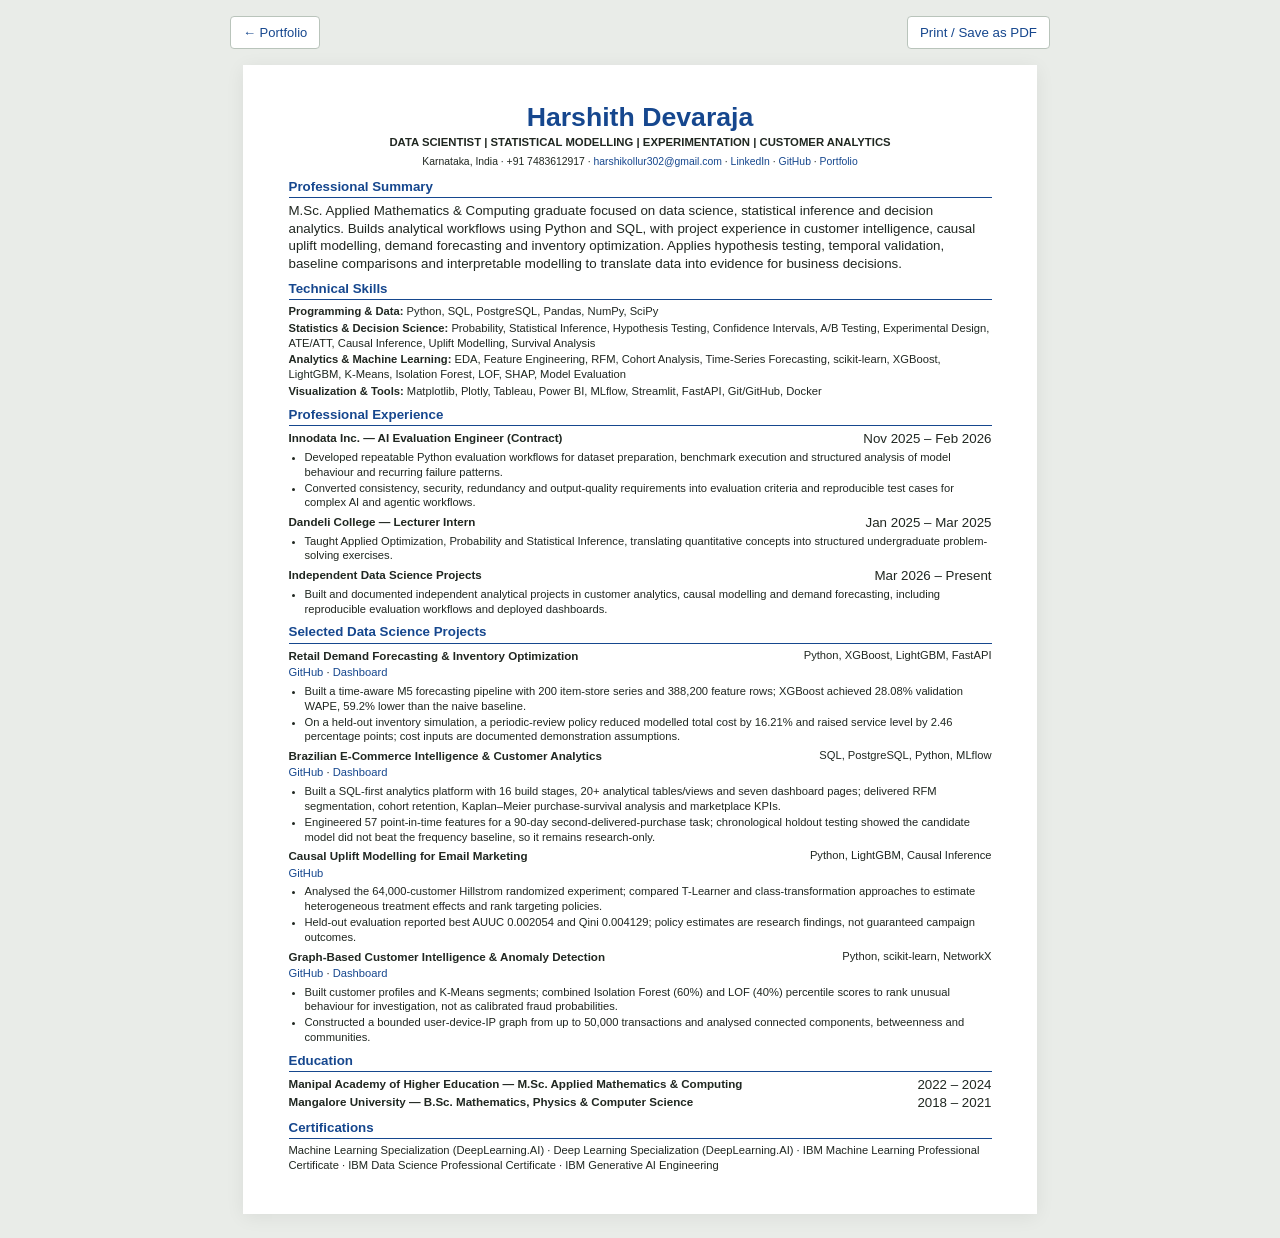
<file: resume.html>
<!doctype html>
<html lang="en">
<head>
<meta charset="utf-8"><meta name="viewport" content="width=device-width,initial-scale=1">
<title>Harshith Devaraja — Data Scientist Résumé</title>
<meta name="description" content="Harshith Devaraja — Data Scientist focused on statistical modelling, experimentation and customer analytics.">
<style>
*{box-sizing:border-box}body{margin:0;background:#e9ece8;color:#202721;font:10pt/1.32 Arial,Helvetica,sans-serif}
.actions{max-width:820px;margin:16px auto;display:flex;justify-content:space-between;align-items:center;font:13px Arial,sans-serif}
.actions a,.actions button{color:#16478e;text-decoration:none;border:1px solid #b9c4bb;background:#fff;padding:8px 12px;border-radius:4px;cursor:pointer}
.sheet{width:min(210mm,calc(100% - 28px));margin:0 auto 24px;background:#fff;padding:10mm 12mm;box-shadow:0 3px 18px #0001}
h1{text-align:center;color:#16478e;font-size:20pt;line-height:1.1;margin:0 0 3px}
.role{text-align:center;font-weight:bold;font-size:8.5pt;margin-bottom:4px}
.contact{text-align:center;font-size:7.8pt;margin-bottom:8px;line-height:1.5}
a{color:#16478e;text-decoration:none}
h2{font-size:10pt;color:#16478e;border-bottom:1px solid #16478e;padding-bottom:2px;margin:7px 0 4px}
p{margin:2px 0 4px}.skills p{margin:2px 0}
.job,.project-title{display:flex;justify-content:space-between;gap:12px}
.job strong,.project-title strong{font-size:8.7pt}
.date{white-space:nowrap}
ul{margin:2px 0 4px;padding-left:16px}li{margin:1px 0}
.small{font-size:8.4pt}
@media(max-width:600px){.actions{width:calc(100% - 28px)}.sheet{padding:18px 15px}.job,.project-title{display:block}.date{display:block;margin-top:2px}}
@media print{body{background:#fff}.actions{display:none}.sheet{width:210mm;margin:0;padding:10mm 12mm;box-shadow:none}a{color:inherit}}
@page{size:A4;margin:0}
</style></head>
<body>
<div class="actions"><a href="index.html">← Portfolio</a><button onclick="window.print()">Print / Save as PDF</button></div>
<main class="sheet">
<h1>Harshith Devaraja</h1>
<div class="role">DATA SCIENTIST | STATISTICAL MODELLING | EXPERIMENTATION | CUSTOMER ANALYTICS</div>
<div class="contact">Karnataka, India · +91 7483612917 · <a href="mailto:harshikollur302@gmail.com">harshikollur302@gmail.com</a> · <a href="https://www.linkedin.com/in/harshith-devaraja-087ba0228/">LinkedIn</a> · <a href="https://github.com/Harshithpatali">GitHub</a> · <a href="index.html">Portfolio</a></div>
<h2>Professional Summary</h2>
<p>M.Sc. Applied Mathematics &amp; Computing graduate focused on data science, statistical inference and decision analytics. Builds analytical workflows using Python and SQL, with project experience in customer intelligence, causal uplift modelling, demand forecasting and inventory optimization. Applies hypothesis testing, temporal validation, baseline comparisons and interpretable modelling to translate data into evidence for business decisions.</p>
<h2>Technical Skills</h2>
<div class="skills small">
<p><b>Programming &amp; Data:</b> Python, SQL, PostgreSQL, Pandas, NumPy, SciPy</p>
<p><b>Statistics &amp; Decision Science:</b> Probability, Statistical Inference, Hypothesis Testing, Confidence Intervals, A/B Testing, Experimental Design, ATE/ATT, Causal Inference, Uplift Modelling, Survival Analysis</p>
<p><b>Analytics &amp; Machine Learning:</b> EDA, Feature Engineering, RFM, Cohort Analysis, Time-Series Forecasting, scikit-learn, XGBoost, LightGBM, K-Means, Isolation Forest, LOF, SHAP, Model Evaluation</p>
<p><b>Visualization &amp; Tools:</b> Matplotlib, Plotly, Tableau, Power BI, MLflow, Streamlit, FastAPI, Git/GitHub, Docker</p>
</div>
<h2>Professional Experience</h2>
<div class="job"><strong>Innodata Inc. — AI Evaluation Engineer (Contract)</strong><span class="date">Nov 2025 – Feb 2026</span></div>
<ul class="small"><li>Developed repeatable Python evaluation workflows for dataset preparation, benchmark execution and structured analysis of model behaviour and recurring failure patterns.</li><li>Converted consistency, security, redundancy and output-quality requirements into evaluation criteria and reproducible test cases for complex AI and agentic workflows.</li></ul>
<div class="job"><strong>Dandeli College — Lecturer Intern</strong><span class="date">Jan 2025 – Mar 2025</span></div>
<ul class="small"><li>Taught Applied Optimization, Probability and Statistical Inference, translating quantitative concepts into structured undergraduate problem-solving exercises.</li></ul>
<div class="job"><strong>Independent Data Science Projects</strong><span class="date">Mar 2026 – Present</span></div>
<ul class="small"><li>Built and documented independent analytical projects in customer analytics, causal modelling and demand forecasting, including reproducible evaluation workflows and deployed dashboards.</li></ul>
<h2>Selected Data Science Projects</h2>
<div class="project-title"><strong>Retail Demand Forecasting &amp; Inventory Optimization</strong><span class="small">Python, XGBoost, LightGBM, FastAPI</span></div>
<p class="small"><a href="https://github.com/Harshithpatali/retail-demand-inventory-optimization">GitHub</a> · <a href="https://retail-demand-inventory-optimization-v1.streamlit.app/">Dashboard</a></p>
<ul class="small"><li>Built a time-aware M5 forecasting pipeline with 200 item-store series and 388,200 feature rows; XGBoost achieved 28.08% validation WAPE, 59.2% lower than the naive baseline.</li><li>On a held-out inventory simulation, a periodic-review policy reduced modelled total cost by 16.21% and raised service level by 2.46 percentage points; cost inputs are documented demonstration assumptions.</li></ul>
<div class="project-title"><strong>Brazilian E-Commerce Intelligence &amp; Customer Analytics</strong><span class="small">SQL, PostgreSQL, Python, MLflow</span></div>
<p class="small"><a href="https://github.com/Harshithpatali/brazilian-ecommerce-data-science">GitHub</a> · <a href="https://olist-ecommerce-ds.streamlit.app/">Dashboard</a></p>
<ul class="small"><li>Built a SQL-first analytics platform with 16 build stages, 20+ analytical tables/views and seven dashboard pages; delivered RFM segmentation, cohort retention, Kaplan–Meier purchase-survival analysis and marketplace KPIs.</li><li>Engineered 57 point-in-time features for a 90-day second-delivered-purchase task; chronological holdout testing showed the candidate model did not beat the frequency baseline, so it remains research-only.</li></ul>
<div class="project-title"><strong>Causal Uplift Modelling for Email Marketing</strong><span class="small">Python, LightGBM, Causal Inference</span></div>
<p class="small"><a href="https://github.com/Harshithpatali/causal-uplift-marketing-optimization">GitHub</a></p>
<ul class="small"><li>Analysed the 64,000-customer Hillstrom randomized experiment; compared T-Learner and class-transformation approaches to estimate heterogeneous treatment effects and rank targeting policies.</li><li>Held-out evaluation reported best AUUC 0.002054 and Qini 0.004129; policy estimates are research findings, not guaranteed campaign outcomes.</li></ul>
<div class="project-title"><strong>Graph-Based Customer Intelligence &amp; Anomaly Detection</strong><span class="small">Python, scikit-learn, NetworkX</span></div>
<p class="small"><a href="https://github.com/Harshithpatali/Graph-anomaly-supervised-neural-prediction">GitHub</a> · <a href="https://graph-anomaly-supervised-neural-prediction-v1.streamlit.app/">Dashboard</a></p>
<ul class="small"><li>Built customer profiles and K-Means segments; combined Isolation Forest (60%) and LOF (40%) percentile scores to rank unusual behaviour for investigation, not as calibrated fraud probabilities.</li><li>Constructed a bounded user-device-IP graph from up to 50,000 transactions and analysed connected components, betweenness and communities.</li></ul>
<h2>Education</h2>
<div class="job"><strong>Manipal Academy of Higher Education — M.Sc. Applied Mathematics &amp; Computing</strong><span class="date">2022 – 2024</span></div>
<div class="job"><strong>Mangalore University — B.Sc. Mathematics, Physics &amp; Computer Science</strong><span class="date">2018 – 2021</span></div>
<h2>Certifications</h2>
<p class="small">Machine Learning Specialization (DeepLearning.AI) · Deep Learning Specialization (DeepLearning.AI) · IBM Machine Learning Professional Certificate · IBM Data Science Professional Certificate · IBM Generative AI Engineering</p>
</main></body></html>
</file>
